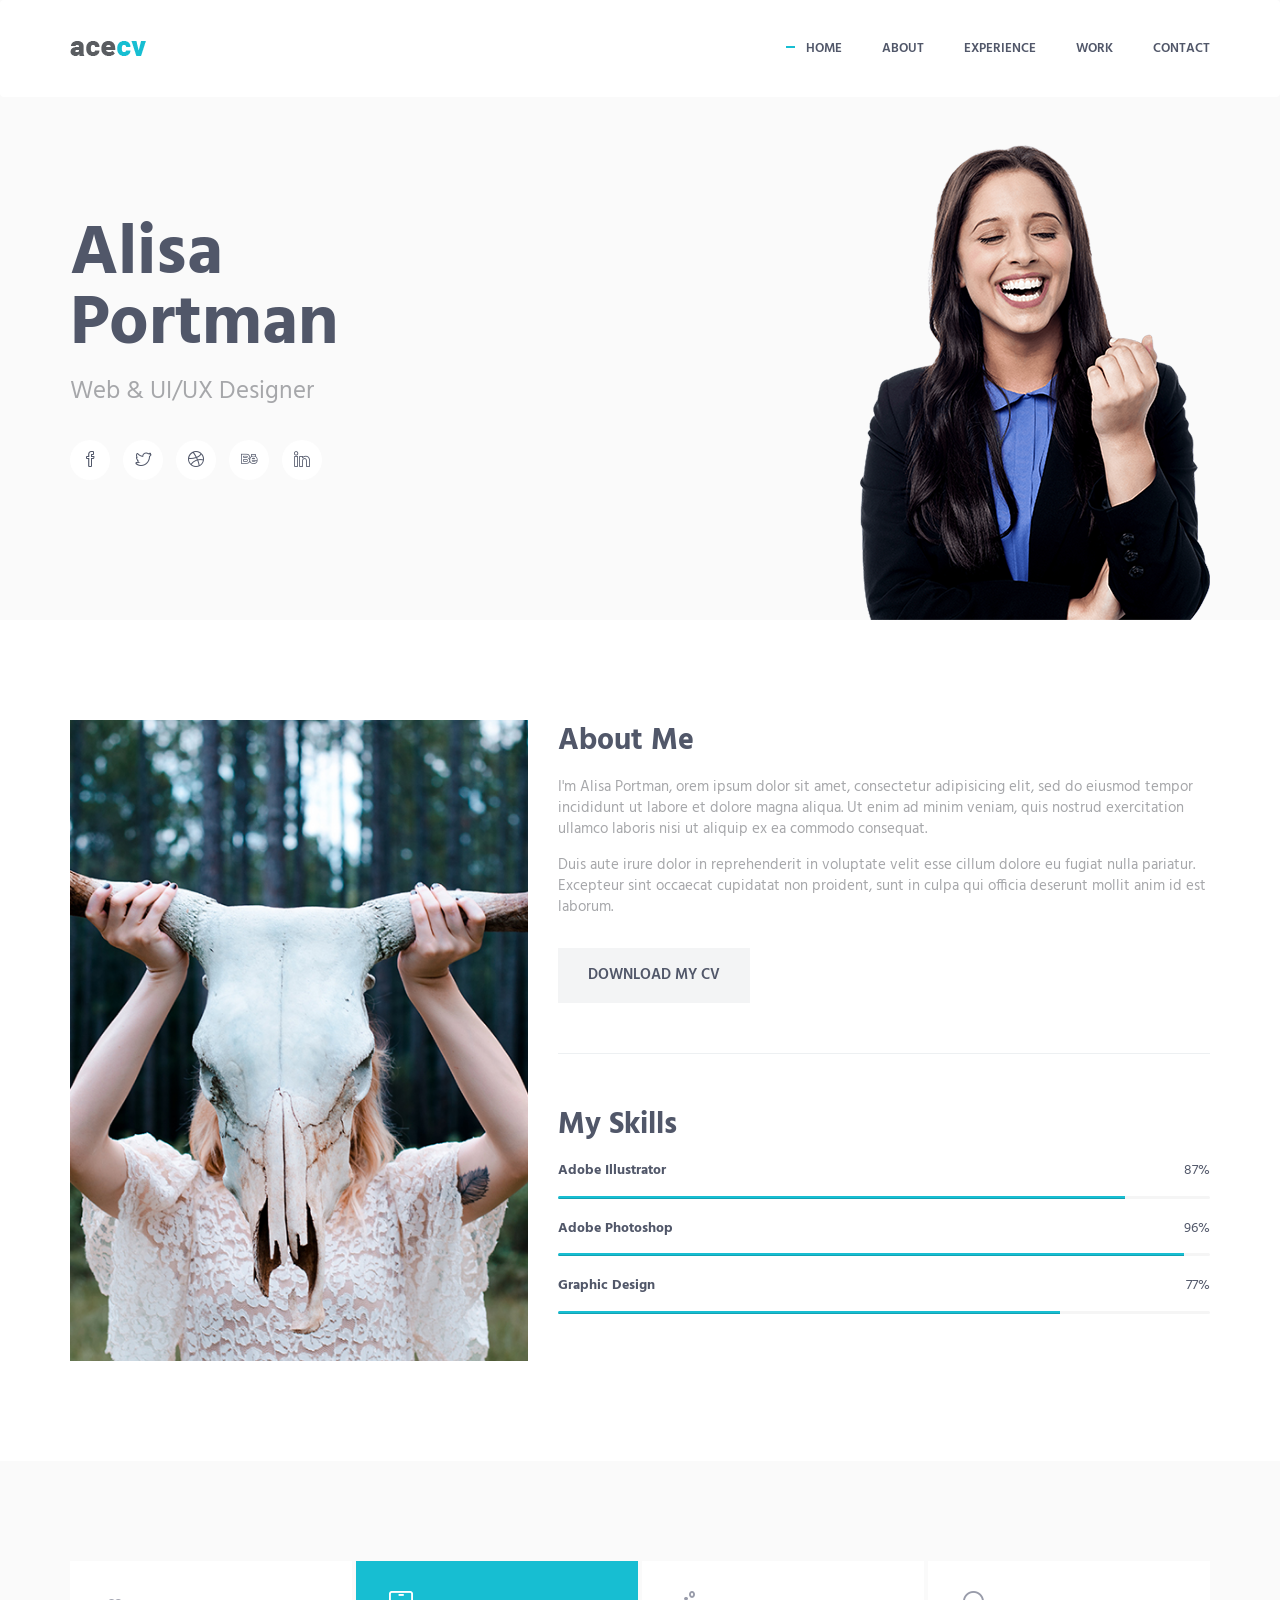
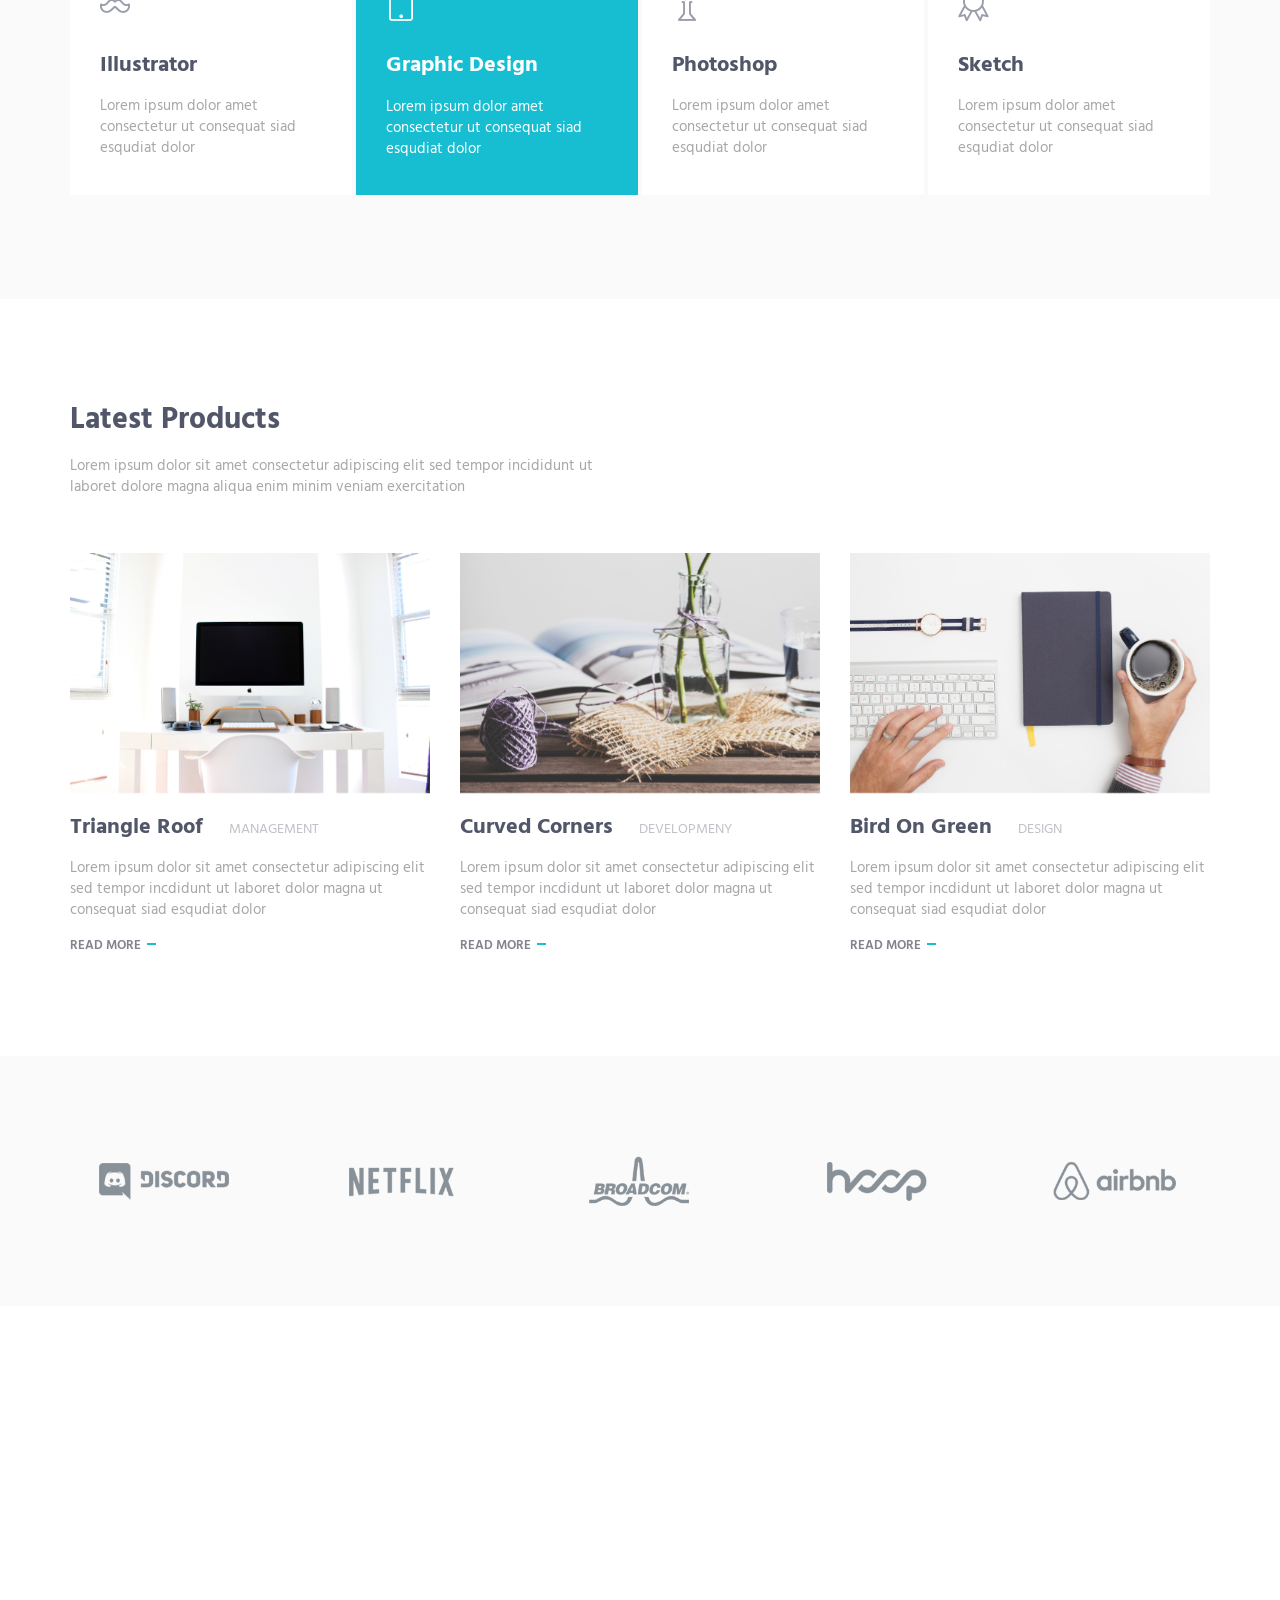
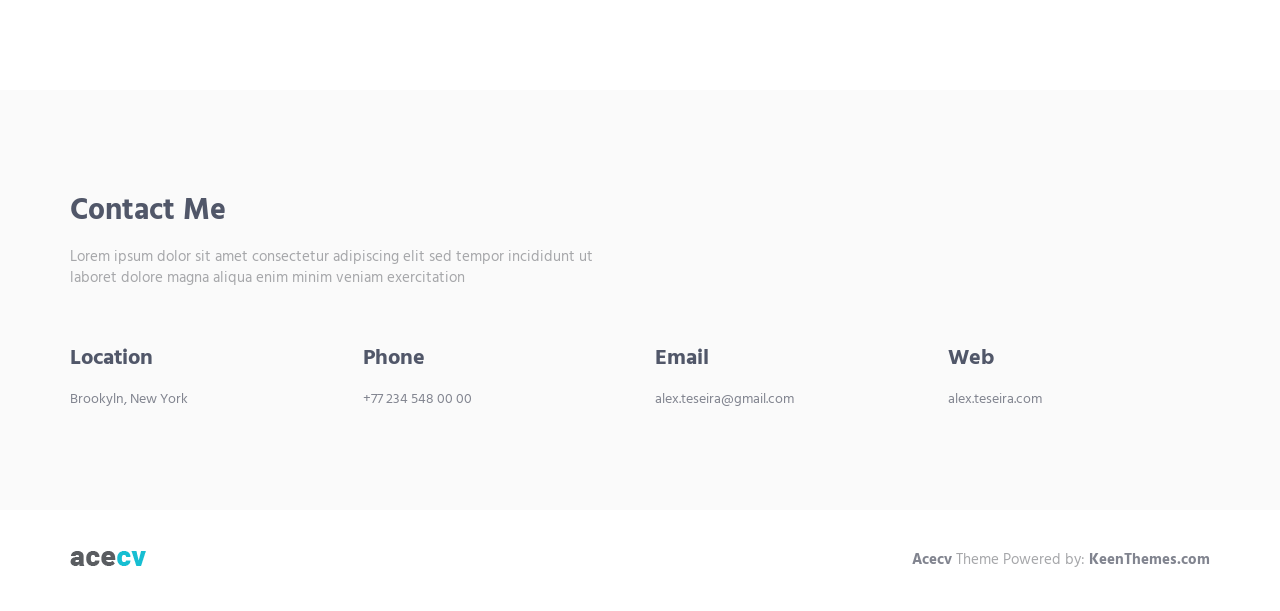
<file: HTML/index.html>
<!DOCTYPE html>
<!-- ==============================
    Project:        Metronic "Acecv" Frontend Freebie - Responsive HTML Template Based On Twitter Bootstrap 3.3.4
    Version:        1.0
    Author:         KeenThemes
    Primary use:    Corporate, Business Themes.
    Email:          support@keenthemes.com
    Follow:         http://www.twitter.com/keenthemes
    Like:           http://www.facebook.com/keenthemes
    Website:        http://www.keenthemes.com
    Premium:        Premium Metronic Admin Theme: http://themeforest.net/item/metronic-responsive-admin-dashboard-template/4021469?ref=keenthemes
================================== -->
<html lang="en" class="no-js">
    <!-- BEGIN HEAD -->
    <head>
        <meta charset="utf-8"/>
        <title>Metronic "Acecv" Frontend Freebie</title>
        <meta http-equiv="X-UA-Compatible" content="IE=edge">
        <meta content="width=device-width, initial-scale=1" name="viewport"/>
        <meta content="" name="description"/>
        <meta content="" name="author"/>

        <!-- GLOBAL MANDATORY STYLES -->
        <link href="http://fonts.googleapis.com/css?family=Hind:300,400,500,600,700" rel="stylesheet" type="text/css">
        <link href="vendor/simple-line-icons/css/simple-line-icons.css" rel="stylesheet" type="text/css"/>
        <link href="vendor/bootstrap/css/bootstrap.min.css" rel="stylesheet" type="text/css"/>

        <!-- PAGE LEVEL PLUGIN STYLES -->
        <link href="css/animate.css" rel="stylesheet">
        <link href="vendor/swiper/css/swiper.min.css" rel="stylesheet" type="text/css"/>

        <!-- THEME STYLES -->
        <link href="css/layout.min.css" rel="stylesheet" type="text/css"/>

        <!-- Favicon -->
        <link rel="shortcut icon" href="favicon.ico"/>
    </head>
    <!-- END HEAD -->

    <!-- BODY -->
    <body id="body" data-spy="scroll" data-target=".header">

        <!--========== HEADER ==========-->
        <header class="header navbar-fixed-top">
            <!-- Navbar -->
            <nav class="navbar" role="navigation">
                <div class="container">
                    <!-- Brand and toggle get grouped for better mobile display -->
                    <div class="menu-container js_nav-item">
                        <button type="button" class="navbar-toggle" data-toggle="collapse" data-target=".nav-collapse">
                            <span class="sr-only">Toggle navigation</span>
                            <span class="toggle-icon"></span>
                        </button>

                        <!-- Logo -->
                        <div class="logo">
                            <a class="logo-wrap" href="#body">
                                <img class="logo-img" src="img/logo.png" alt="Asentus Logo">
                            </a>
                        </div>
                        <!-- End Logo -->
                    </div>

                    <!-- Collect the nav links, forms, and other content for toggling -->
                    <div class="collapse navbar-collapse nav-collapse">
                        <div class="menu-container">
                            <ul class="nav navbar-nav navbar-nav-right">
                                <li class="js_nav-item nav-item"><a class="nav-item-child nav-item-hover" href="#body">Home</a></li>
                                <li class="js_nav-item nav-item"><a class="nav-item-child nav-item-hover" href="#about">About</a></li>
                                <li class="js_nav-item nav-item"><a class="nav-item-child nav-item-hover" href="#experience">Experience</a></li>
                                <li class="js_nav-item nav-item"><a class="nav-item-child nav-item-hover" href="#work">Work</a></li>
                                <li class="js_nav-item nav-item"><a class="nav-item-child nav-item-hover" href="#contact">Contact</a></li>
                            </ul>
                        </div>
                    </div>
                    <!-- End Navbar Collapse -->
                </div>
            </nav>
            <!-- Navbar -->
        </header>
        <!--========== END HEADER ==========-->

        <!--========== SLIDER ==========-->
        <div class="promo-block">
            <div class="container">
                <div class="row">
                    <div class="col-sm-6 sm-margin-b-60">
                        <div class="margin-b-30">
                            <h1 class="promo-block-title">Alisa <br/> Portman</h1>
                            <p class="promo-block-text">Web &amp; UI/UX Designer</p>
                        </div>
                        <ul class="list-inline">
                            <li><a href="#" class="social-icons"><i class="icon-social-facebook"></i></a></li>
                            <li><a href="#" class="social-icons"><i class="icon-social-twitter"></i></a></li>
                            <li><a href="#" class="social-icons"><i class="icon-social-dribbble"></i></a></li>
                            <li><a href="#" class="social-icons"><i class="icon-social-behance"></i></a></li>
                            <li><a href="#" class="social-icons"><i class="icon-social-linkedin"></i></a></li>
                        </ul>
                    </div>
                    <div class="col-sm-6">
                        <div class="promo-block-img-wrap">
                            <img class="promo-block-img img-responsive" src="img/mockup/avatar-01.png" align="Avatar">
                        </div>
                    </div>
                </div>
                <!--// end row -->
            </div>
        </div>
        <!--========== SLIDER ==========-->

        <!--========== PAGE LAYOUT ==========-->
        <!-- About -->
        <div id="about">
            <div class="container content-lg">
                <div class="row">
                    <div class="col-sm-5 sm-margin-b-60">
                        <img class="full-width img-responsive" src="img/500x700/01.jpg" alt="Image">
                    </div>
                    <div class="col-sm-7">
                        <div class="section-seperator margin-b-50">
                            <div class="margin-b-50">
                                <div class="margin-b-30">
                                    <h2>About Me</h2>
                                    <p>I'm Alisa Portman, orem ipsum dolor sit amet, consectetur adipisicing elit, sed do eiusmod tempor incididunt ut labore et dolore magna aliqua. Ut enim ad minim veniam, quis nostrud exercitation ullamco laboris nisi ut aliquip ex ea commodo consequat.</p>
                                    <p>Duis aute irure dolor in reprehenderit in voluptate velit esse cillum dolore eu fugiat nulla pariatur. Excepteur sint occaecat cupidatat non proident, sunt in culpa qui officia deserunt mollit anim id est laborum.</p>
                                </div>
                                <a href="#" class="btn-theme btn-theme-md btn-default-bg text-uppercase">Download my CV</a>
                            </div>
                        </div>

                        <h2>My Skills</h2>
                        <!-- Progress Box -->
                        <div class="progress-box">
                            <h5>Adobe Illustrator <span class="color-heading pull-right">87%</span></h5>
                            <div class="progress">
                                <div class="progress-bar bg-color-base" role="progressbar" data-width="87"></div>
                            </div>
                        </div>
                        <div class="progress-box">
                            <h5>Adobe Photoshop <span class="color-heading pull-right">96%</span></h5>
                            <div class="progress">
                                <div class="progress-bar bg-color-base" role="progressbar" data-width="96"></div>
                            </div>
                        </div>
                        <div class="progress-box">
                            <h5>Graphic Design <span class="color-heading pull-right">77%</span></h5>
                            <div class="progress">
                                <div class="progress-bar bg-color-base" role="progressbar" data-width="77"></div>
                            </div>
                        </div>
                        <!-- End Progress Box -->
                    </div>
                </div>
                <!--// end row -->
            </div>
        </div>
        <!-- End About -->

        <!-- Experience -->
        <div id="experience">
            <div class="bg-color-sky-light" data-auto-height="true">
                <div class="container content-lg">
                    <div class="row row-space-2 margin-b-4">
                        <div class="col-md-3 col-sm-6 md-margin-b-4">
                            <div class="service" data-height="height">
                                <div class="service-element">
                                    <i class="service-icon icon-mustache"></i>
                                </div>
                                <div class="service-info">
                                    <h3>Illustrator</h3>
                                    <p class="margin-b-5">Lorem ipsum dolor amet consectetur ut consequat siad esqudiat dolor</p>
                                </div>
                                <a href="#" class="content-wrapper-link"></a>    
                            </div>
                        </div>
                        <div class="col-md-3 col-sm-6 md-margin-b-4">
                            <div class="service bg-color-base wow zoomIn" data-height="height" data-wow-duration=".3" data-wow-delay=".1s">
                                <div class="service-element">
                                    <i class="service-icon color-white icon-screen-tablet"></i>
                                </div>
                                <div class="service-info">
                                    <h3 class="color-white">Graphic Design</h3>
                                    <p class="color-white margin-b-5">Lorem ipsum dolor amet consectetur ut consequat siad esqudiat dolor</p>
                                </div>
                                <a href="#" class="content-wrapper-link"></a>    
                            </div>
                        </div>
                        <div class="col-md-3 col-sm-6 sm-margin-b-4">
                            <div class="service" data-height="height">
                                <div class="service-element">
                                    <i class="service-icon icon-chemistry"></i>
                                </div>
                                <div class="service-info">
                                    <h3>Photoshop</h3>
                                    <p class="margin-b-5">Lorem ipsum dolor amet consectetur ut consequat siad esqudiat dolor</p>
                                </div>
                                <a href="#" class="content-wrapper-link"></a>    
                            </div>
                        </div>
                        <div class="col-md-3 col-sm-6">
                            <div class="service" data-height="height">
                                <div class="service-element">
                                    <i class="service-icon icon-badge"></i>
                                </div>
                                <div class="service-info">
                                    <h3>Sketch</h3>
                                    <p class="margin-b-5">Lorem ipsum dolor amet consectetur ut consequat siad esqudiat dolor</p>
                                </div>
                                <a href="#" class="content-wrapper-link"></a>    
                            </div>
                        </div>
                    </div>
                    <!--// end row -->
                </div>
            </div>
        </div>
        <!-- End Experience -->

        <!-- Work -->
        <div id="work">
            <div class="container content-lg">
                <div class="row margin-b-40">
                    <div class="col-sm-6">
                        <h2>Latest Products</h2>
                        <p>Lorem ipsum dolor sit amet consectetur adipiscing elit sed tempor incididunt ut laboret dolore magna aliqua enim minim veniam exercitation</p>
                    </div>
                </div>
                <!--// end row -->

                <div class="row">
                    <!-- Latest Products -->
                    <div class="col-sm-4 sm-margin-b-50">
                        <div class="margin-b-20">
                            <div class="wow zoomIn" data-wow-duration=".3" data-wow-delay=".1s">
                                <img class="img-responsive" src="img/970x647/01.jpg" alt="Latest Products Image">
                            </div>
                        </div>
                        <h4><a href="#">Triangle Roof</a> <span class="text-uppercase margin-l-20">Management</span></h4>
                        <p>Lorem ipsum dolor sit amet consectetur adipiscing elit sed tempor incdidunt ut laboret dolor magna ut consequat siad esqudiat dolor</p>
                        <a class="link" href="#">Read More</a>
                    </div>
                    <!-- End Latest Products -->

                    <!-- Latest Products -->
                    <div class="col-sm-4 sm-margin-b-50">
                        <div class="margin-b-20">
                            <div class="wow zoomIn" data-wow-duration=".3" data-wow-delay=".1s">
                                <img class="img-responsive" src="img/970x647/02.jpg" alt="Latest Products Image">
                            </div>
                        </div>
                        <h4><a href="#">Curved Corners</a> <span class="text-uppercase margin-l-20">Developmeny</span></h4>
                        <p>Lorem ipsum dolor sit amet consectetur adipiscing elit sed tempor incdidunt ut laboret dolor magna ut consequat siad esqudiat dolor</p>
                        <a class="link" href="#">Read More</a>
                    </div>
                    <!-- End Latest Products -->

                    <!-- Latest Products -->
                    <div class="col-sm-4 sm-margin-b-50">
                        <div class="margin-b-20">
                            <div class="wow zoomIn" data-wow-duration=".3" data-wow-delay=".1s">
                                <img class="img-responsive" src="img/970x647/03.jpg" alt="Latest Products Image">
                            </div>
                        </div>
                        <h4><a href="#">Bird On Green</a> <span class="text-uppercase margin-l-20">Design</span></h4>
                        <p>Lorem ipsum dolor sit amet consectetur adipiscing elit sed tempor incdidunt ut laboret dolor magna ut consequat siad esqudiat dolor</p>
                        <a class="link" href="#">Read More</a>
                    </div>
                    <!-- End Latest Products -->
                </div>
                <!--// end row -->
            </div>
        </div>
        <!-- End Work -->

        <!-- Clients -->
        <div class="bg-color-sky-light">
            <div class="content-lg container">
                <!-- Swiper Clients -->
                <div class="swiper-slider swiper-clients">
                    <!-- Swiper Wrapper -->
                    <div class="swiper-wrapper">
                        <div class="swiper-slide">
                            <img class="swiper-clients-img" src="img/clients/01.png" alt="Clients Logo">
                        </div>
                        <div class="swiper-slide">
                            <img class="swiper-clients-img" src="img/clients/02.png" alt="Clients Logo">
                        </div>
                        <div class="swiper-slide">
                            <img class="swiper-clients-img" src="img/clients/03.png" alt="Clients Logo">
                        </div>
                        <div class="swiper-slide">
                            <img class="swiper-clients-img" src="img/clients/04.png" alt="Clients Logo">
                        </div>
                        <div class="swiper-slide">
                            <img class="swiper-clients-img" src="img/clients/05.png" alt="Clients Logo">
                        </div>
                        <div class="swiper-slide">
                            <img class="swiper-clients-img" src="img/clients/06.png" alt="Clients Logo">
                        </div>
                    </div>
                    <!-- End Swiper Wrapper -->
                </div>
                <!-- End Swiper Clients -->
            </div>
        </div>
        <!-- End Clients -->

        <!-- Promo Banner -->
        <div class="promo-banner parallax-window" data-parallax="scroll" data-image-src="img/1920x1080/01.jpg">
            <div class="container-sm content-lg">
                <h2 class="promo-banner-title">Displaying the Result</h2>
                <p class="promo-banner-text">Lorem ipsum dolor sit amet, consectetur adipisicing elit, sed do eiusmod tempor incididunt ut labore et dolore magna aliqua. Ut enim ad minim veniam, quis nostrud exercitation ullamco laboris nisi ut aliquip ex ea commodo.</p>
            </div>
        </div>
        <!-- End Promo Banner -->
            
        <!-- Contact -->
        <div id="contact">
            <div class="bg-color-sky-light">
                <div class="container content-lg">
                    <div class="row margin-b-40">
                        <div class="col-sm-6">
                           <h2>Contact Me</h2>
                            <p>Lorem ipsum dolor sit amet consectetur adipiscing elit sed tempor incididunt ut laboret dolore magna aliqua enim minim veniam exercitation</p>
                        </div>
                    </div>
                    <!--// end row -->

                    <div class="row">
                        <div class="col-md-3 col-xs-6 md-margin-b-30">
                            <h4>Location</h4>
                            <a href="#">Brookyln, New York</a>
                        </div>
                        <div class="col-md-3 col-xs-6 md-margin-b-30">
                            <h4>Phone</h4>
                            <a href="#">+77 234 548 00 00</a>
                        </div>
                        <div class="col-md-3 col-xs-6">
                            <h4>Email</h4>
                            <a href="mailto:#">alex.teseira@gmail.com</a>
                        </div>
                        <div class="col-md-3 col-xs-6">
                            <h4>Web</h4>
                            <a href="#">alex.teseira.com</a>
                        </div>
                    </div>
                    <!--// end row -->
                </div>
            </div>
        </div>
        <!-- End Contact -->
        <!--========== END PAGE LAYOUT ==========-->

        <!--========== FOOTER ==========-->
        <footer class="footer">
            <div class="content container">
                <div class="row">
                    <div class="col-xs-6">
                        <img class="footer-logo" src="img/logo.png" alt="Acecv Logo">
                    </div>
                    <div class="col-xs-6 text-right sm-text-left">
                        <p class="margin-b-0"><a class="fweight-700" href="http://keenthemes.com/preview/acecv/">Acecv</a> Theme Powered by: <a class="fweight-700" href="http://www.keenthemes.com/">KeenThemes.com</a></p>
                    </div>
                </div>
                <!--// end row -->
            </div>
        </footer>
        <!--========== END FOOTER ==========-->

        <!-- Back To Top -->
        <a href="javascript:void(0);" class="js-back-to-top back-to-top">Top</a>

        <!-- JAVASCRIPTS(Load javascripts at bottom, this will reduce page load time) -->
        <!-- CORE PLUGINS -->
        <script src="vendor/jquery.min.js" type="text/javascript"></script>
        <script src="vendor/jquery-migrate.min.js" type="text/javascript"></script>
        <script src="vendor/bootstrap/js/bootstrap.min.js" type="text/javascript"></script>

        <!-- PAGE LEVEL PLUGINS -->
        <script src="vendor/jquery.easing.js" type="text/javascript"></script>
        <script src="vendor/jquery.back-to-top.js" type="text/javascript"></script>
        <script src="vendor/jquery.smooth-scroll.js" type="text/javascript"></script>
        <script src="vendor/jquery.wow.min.js" type="text/javascript"></script>
        <script src="vendor/jquery.parallax.min.js" type="text/javascript"></script>
        <script src="vendor/jquery.appear.js" type="text/javascript"></script>
        <script src="vendor/swiper/js/swiper.jquery.min.js" type="text/javascript"></script>

        <!-- PAGE LEVEL SCRIPTS -->
        <script src="js/layout.min.js" type="text/javascript"></script>
        <script src="js/components/progress-bar.min.js" type="text/javascript"></script>
        <script src="js/components/swiper.min.js" type="text/javascript"></script>
        <script src="js/components/wow.min.js" type="text/javascript"></script>

    </body>
    <!-- END BODY -->
</html>
</file>
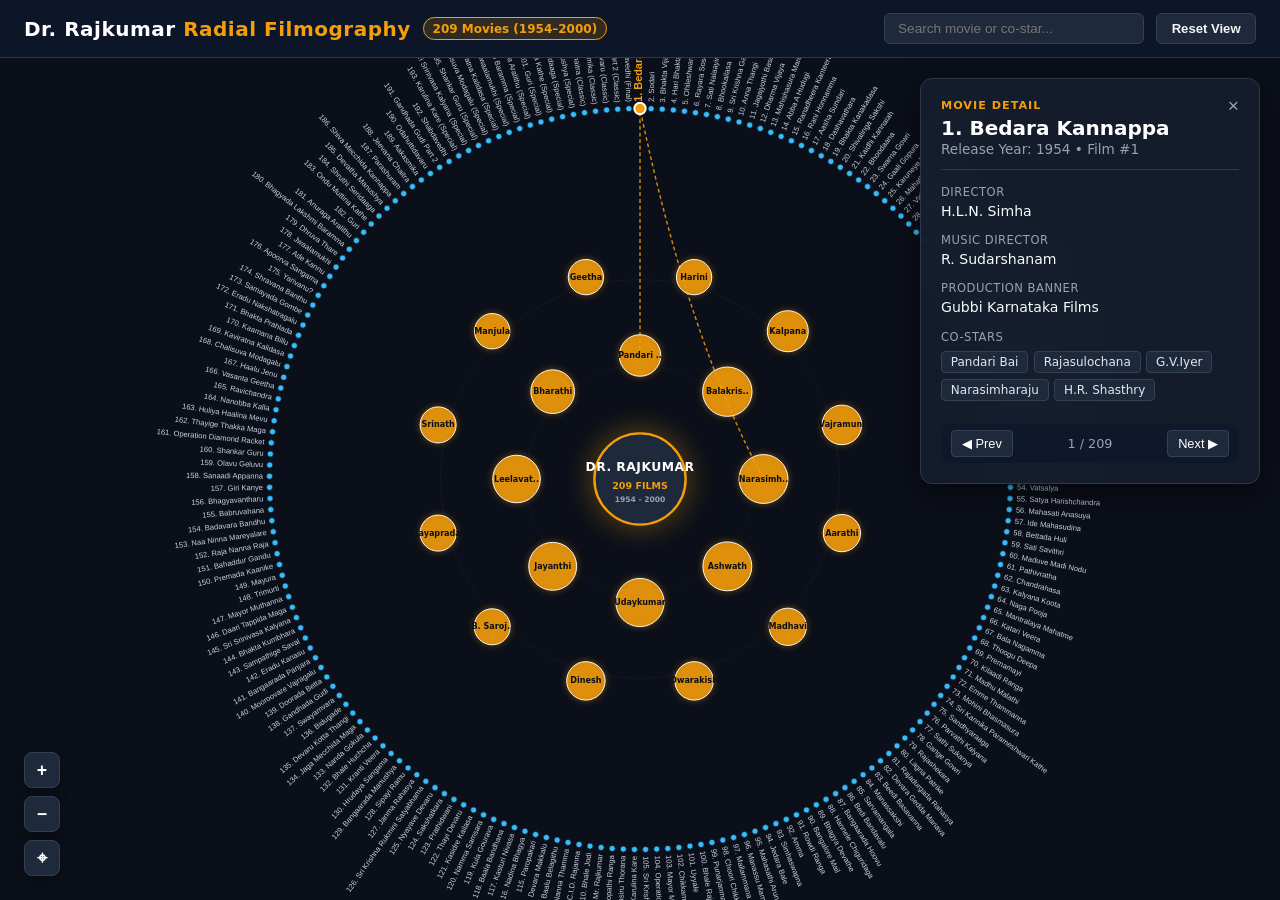
<file: rajkumar/index.html>
<!DOCTYPE html>
<html lang="en">
<head>
<meta charset="UTF-8">
<meta name="viewport" content="width=device-width, initial-scale=1.0">
<title>Dr. Rajkumar - 209 Movies Interactive Radial Filmography</title>
<style>
  :root {
    --bg-color: #0b0f19;
    --card-bg: #161e2e;
    --card-border: #2e384d;
    --gold: #f59e0b;
    --gold-glow: rgba(245, 158, 11, 0.45);
    --cyan: #06b6d4;
    --cyan-glow: rgba(6, 182, 212, 0.45);
    --text-main: #f3f4f6;
    --text-muted: #94a3b8;
    --movie-node: #38bdf8;
    --line-color: rgba(245, 158, 11, 0.55);
  }

  * { box-sizing: border-box; margin: 0; padding: 0; }
  body {
    background-color: var(--bg-color);
    color: var(--text-main);
    font-family: 'Segoe UI', system-ui, -apple-system, BlinkMacSystemFont, Roboto, sans-serif;
    overflow: hidden;
    height: 100vh;
    display: flex;
    flex-direction: column;
  }

  header {
    height: 58px;
    background: rgba(15, 23, 42, 0.92);
    backdrop-filter: blur(10px);
    border-bottom: 1px solid var(--card-border);
    display: flex;
    align-items: center;
    justify-content: space-between;
    padding: 0 1.5rem;
    z-index: 100;
  }

  .brand { display: flex; align-items: center; gap: 0.75rem; }
  .brand-title { font-size: 1.25rem; font-weight: 700; color: #fff; letter-spacing: 0.5px; }
  .brand-title span { color: var(--gold); }
  .badge {
    background: rgba(245, 158, 11, 0.15);
    border: 1px solid var(--gold);
    color: var(--gold);
    font-size: 0.75rem;
    padding: 0.2rem 0.55rem;
    border-radius: 9999px;
    font-weight: 600;
  }

  .header-actions { display: flex; gap: 0.75rem; align-items: center; }
  .search-box {
    position: relative;
    width: 260px;
  }
  .search-box input {
    width: 100%;
    background: #1e293b;
    border: 1px solid #334155;
    color: #fff;
    padding: 0.45rem 0.8rem;
    border-radius: 6px;
    font-size: 0.85rem;
    outline: none;
    transition: all 0.2s;
  }
  .search-box input:focus {
    border-color: var(--cyan);
    box-shadow: 0 0 0 2px rgba(6, 182, 212, 0.2);
  }

  .btn {
    background: #1e293b;
    border: 1px solid #334155;
    color: var(--text-main);
    padding: 0.45rem 0.9rem;
    border-radius: 6px;
    cursor: pointer;
    font-size: 0.82rem;
    font-weight: 600;
    transition: all 0.2s;
  }
  .btn:hover { background: #334155; border-color: var(--cyan); }

  #workspace {
    flex: 1;
    position: relative;
    display: flex;
    overflow: hidden;
  }

  #canvas-container {
    flex: 1;
    height: 100%;
    position: relative;
    cursor: grab;
  }
  #canvas-container:active { cursor: grabbing; }

  svg { width: 100%; height: 100%; display: block; }

  /* Info Side Panel */
  #detail-panel {
    position: absolute;
    right: 20px;
    top: 20px;
    width: 340px;
    max-height: calc(100% - 40px);
    background: rgba(22, 30, 46, 0.94);
    border: 1px solid var(--card-border);
    backdrop-filter: blur(12px);
    border-radius: 12px;
    padding: 1.25rem;
    box-shadow: 0 10px 30px rgba(0,0,0,0.5);
    z-index: 50;
    overflow-y: auto;
    display: flex;
    flex-direction: column;
    gap: 0.9rem;
    transition: transform 0.3s ease, opacity 0.3s ease;
  }
  #detail-panel.hidden {
    transform: translateX(380px);
    opacity: 0;
    pointer-events: none;
  }

  .panel-header {
    border-bottom: 1px solid var(--card-border);
    padding-bottom: 0.75rem;
    position: relative;
  }
  .panel-close {
    position: absolute;
    right: 0;
    top: -4px;
    cursor: pointer;
    background: none;
    border: none;
    color: var(--text-muted);
    font-size: 1.2rem;
  }
  .panel-close:hover { color: #fff; }
  .panel-type {
    font-size: 0.7rem;
    text-transform: uppercase;
    letter-spacing: 1px;
    color: var(--gold);
    font-weight: 700;
  }
  .panel-title {
    font-size: 1.25rem;
    font-weight: 700;
    color: #fff;
    margin-top: 0.2rem;
    line-height: 1.3;
  }
  .panel-subtitle { font-size: 0.85rem; color: var(--text-muted); }

  .meta-row { display: flex; flex-direction: column; gap: 0.25rem; }
  .meta-label { font-size: 0.72rem; text-transform: uppercase; color: var(--text-muted); letter-spacing: 0.5px; }
  .meta-val { font-size: 0.88rem; color: #f8fafc; font-weight: 500; }
  .tag-cloud { display: flex; flex-wrap: wrap; gap: 0.35rem; margin-top: 0.2rem; }
  .tag {
    background: #1e293b;
    border: 1px solid #334155;
    padding: 0.2rem 0.55rem;
    border-radius: 4px;
    font-size: 0.75rem;
    color: #e2e8f0;
    cursor: pointer;
    transition: all 0.2s;
  }
  .tag:hover {
    background: var(--gold);
    color: #0b0f19;
    font-weight: 600;
    border-color: var(--gold);
  }

  /* Nav Controls */
  .movie-navigator {
    display: flex;
    align-items: center;
    justify-content: space-between;
    background: #0f172a;
    border-radius: 8px;
    padding: 0.4rem 0.6rem;
    margin-top: 0.5rem;
  }
  .nav-btn {
    background: #1e293b;
    border: 1px solid #334155;
    color: #fff;
    padding: 0.3rem 0.65rem;
    border-radius: 4px;
    cursor: pointer;
    font-size: 0.8rem;
  }
  .nav-btn:hover { background: #334155; }

  /* Interactive SVG Styling */
  .center-core {
    fill: #1e293b;
    stroke: var(--gold);
    stroke-width: 2.5px;
    filter: drop-shadow(0 0 16px rgba(245, 158, 11, 0.4));
  }
  .center-label {
    fill: #fff;
    font-weight: 700;
    text-anchor: middle;
    font-size: 13px;
    letter-spacing: 0.5px;
  }
  .center-sub {
    fill: var(--gold);
    font-size: 10px;
    text-anchor: middle;
    font-weight: 600;
  }

  .movie-node {
    cursor: pointer;
    transition: transform 0.15s ease, opacity 0.2s;
  }
  .movie-node circle {
    fill: var(--movie-node);
    stroke: #0f172a;
    stroke-width: 0.75px;
    transition: r 0.15s, fill 0.15s;
  }
  .movie-node text {
    fill: #cbd5e1;
    font-size: 8px;
    font-family: sans-serif;
    user-select: none;
    transition: fill 0.15s, font-size 0.15s;
  }
  .movie-node:hover text {
    fill: #38bdf8;
    font-weight: 700;
    font-size: 10.5px;
  }
  .movie-node:hover circle {
    fill: #fff;
    r: 5px;
    stroke: #38bdf8;
    stroke-width: 2px;
  }

  .costar-node {
    cursor: pointer;
    transition: all 0.2s;
  }
  .costar-node circle {
    fill: rgba(245, 158, 11, 0.85);
    stroke: #fff;
    stroke-width: 1px;
    filter: drop-shadow(0 0 4px var(--gold-glow));
    transition: transform 0.2s, fill 0.2s, stroke-width 0.2s;
  }
  .costar-node text {
    fill: #0b0f19;
    font-weight: 700;
    text-anchor: middle;
    dominant-baseline: central;
    font-size: 8.5px;
    pointer-events: none;
  }
  .costar-node:hover circle {
    fill: #38bdf8;
    stroke: #fff;
    stroke-width: 2px;
    filter: drop-shadow(0 0 10px rgba(56, 189, 248, 0.8));
  }

  .conn-line {
    fill: none;
    stroke: var(--gold);
    stroke-width: 1.5px;
    stroke-dasharray: 4, 3;
    animation: flow 1s linear infinite;
    opacity: 0.85;
  }
  @keyframes flow {
    from { stroke-dashoffset: 14; }
    to { stroke-dashoffset: 0; }
  }

  .movie-node.active text {
    fill: #f59e0b !important;
    font-size: 11.5px !important;
    font-weight: 800 !important;
  }
  .movie-node.active circle {
    fill: #f59e0b !important;
    r: 6px !important;
    stroke: #fff !important;
    stroke-width: 2px !important;
  }

  .movie-node.dimmed { opacity: 0.18; }
  .costar-node.dimmed { opacity: 0.2; }

  /* Controls Overlay */
  .zoom-controls {
    position: absolute;
    bottom: 24px;
    left: 24px;
    display: flex;
    flex-direction: column;
    gap: 8px;
    z-index: 40;
  }
  .zoom-btn {
    width: 36px;
    height: 36px;
    background: #1e293b;
    border: 1px solid #334155;
    color: #fff;
    border-radius: 8px;
    font-size: 1.1rem;
    font-weight: 700;
    display: flex;
    align-items: center;
    justify-content: center;
    cursor: pointer;
    box-shadow: 0 4px 12px rgba(0,0,0,0.3);
  }
  .zoom-btn:hover { background: #334155; border-color: var(--cyan); }
</style>
</head>
<body>

<header>
  <div class="brand">
    <div class="brand-title">Dr. Rajkumar <span>Radial Filmography</span></div>
    <div class="badge">209 Movies (1954–2000)</div>
  </div>
  <div class="header-actions">
    <div class="search-box">
      <input type="text" id="searchInput" placeholder="Search movie or co-star..." autocomplete="off">
    </div>
    <button class="btn" id="btnReset">Reset View</button>
  </div>
</header>

<div id="workspace">
  <div id="canvas-container">
    <svg id="radialSvg">
      <g id="scene">
        <g id="guide-rings"></g>
        <g id="connections"></g>
        <g id="co-stars-layer"></g>
        <g id="movies-layer"></g>
        <g id="center-hub">
          <circle class="center-core" cx="0" cy="0" r="48"></circle>
          <text class="center-label" x="0" y="-8">DR. RAJKUMAR</text>
          <text class="center-sub" x="0" y="10">209 FILMS</text>
          <text class="center-sub" x="0" y="24" style="fill:#94a3b8; font-size:8px;">1954 - 2000</text>
        </g>
      </g>
    </svg>
  </div>

  <div class="zoom-controls">
    <button class="zoom-btn" id="btnZoomIn" title="Zoom In">+</button>
    <button class="zoom-btn" id="btnZoomOut" title="Zoom Out">−</button>
    <button class="zoom-btn" id="btnRecenter" title="Fit to Screen">⌖</button>
  </div>

  <!-- Detail Information Card -->
  <div id="detail-panel" class="hidden">
    <div class="panel-header">
      <button class="panel-close" id="panelCloseBtn">&times;</button>
      <div class="panel-type" id="panelType">Movie Detail</div>
      <div class="panel-title" id="panelTitle">Bedara Kannappa</div>
      <div class="panel-subtitle" id="panelSubtitle">1954 • Film #1</div>
    </div>
    
    <div class="meta-row" id="directorRow">
      <span class="meta-label">Director</span>
      <span class="meta-val" id="panelDirector">H.L.N. Simha</span>
    </div>

    <div class="meta-row" id="musicRow">
      <span class="meta-label">Music Director</span>
      <span class="meta-val" id="panelMusic">R. Sudarshanam</span>
    </div>

    <div class="meta-row" id="bannerRow">
      <span class="meta-label">Production Banner</span>
      <span class="meta-val" id="panelBanner">Gubbi Karnataka Films</span>
    </div>

    <div class="meta-row">
      <span class="meta-label" id="panelListHeader">Co-Stars</span>
      <div class="tag-cloud" id="panelTags"></div>
    </div>

    <div class="movie-navigator" id="movieNav">
      <button class="nav-btn" id="btnPrevMovie">◀ Prev</button>
      <span style="font-size: 0.8rem; color: #94a3b8;" id="navIdx">1 / 209</span>
      <button class="nav-btn" id="btnNextMovie">Next ▶</button>
    </div>
  </div>
</div>

<script>
// Complete Movies Dataset extracted from Master Data
const RAW_MOVIES = [
  {"i":1,"t":"Bedara Kannappa","y":"1954","d":"H.L.N. Simha","m":"R. Sudarshanam","b":"Gubbi Karnataka Films","c":["Pandari Bai","Rajasulochana","G.V.Iyer","Narasimharaju","H.R. Shasthry"]},
  {"i":2,"t":"Sodari","y":"1955","d":"T.V. Singh Tagore","m":"Padmanabhashasthri, G. K. Venkatesh, P. Srinivas Iyengar","b":"Viswa Kala Chitra","c":["Pandari Bai","Jayasri","Raghavendrarao","G.V.Iyer","K S. Ashwath","Sandhya","N.S. Krishnan","Kowshik","Vidya"]},
  {"i":3,"t":"Bhakta Vijaya","y":"1956","d":"Aaruru Pattabhi","m":"Shyam-Aathmanath","b":"Jaganath Productions","c":["Mynavathi","Pandari Bai"]},
  {"i":4,"t":"Hari Bhakta","y":"1956","d":"T.V. Singh Tagore","m":"G. K. Venkatesh","b":"Viswa Kala Chitra","c":["Pandari Bai","Mynavathi","Narasimharaju","J.V. Iyer","HR Shastry"]},
  {"i":5,"t":"Ohileshwara","y":"1956","d":"T.V. Singh Tagore","m":"G. K. Venkatesh","b":"Sri Sahitya Samrajya Nataka Mandali","c":["Kalyan Kumar","Narasimharaju","H.R. Shahstri","Pandari Bai","Sriranjini","J.V. Iyer","Meenakshi"]},
  {"i":6,"t":"Rayara Sose","y":"1957","d":"R. Ramamurthy, K.S. Murthy","m":"R. Diwakar","b":"Sri Panduranga Productions","c":["Pandari Bai","Kalyan Kumar","Mynavathi"]},
  {"i":7,"t":"Sati Nalaayini","y":"1957","d":"T.R.S. Gopu","m":"Padmanabha Shastry","b":"Kamadhenu Films","c":["Pandari Bai"]},
  {"i":8,"t":"Bhookailasa","y":"1958","d":"Hunsur Krishnamurthy","m":"R. Sudarshanam","b":"AVM Productions","c":["Sidhia Swamy","Suryakala","Revathi","Narasimharaju."]},
  {"i":9,"t":"Sri Krishna Gaarudi","y":"1958","d":"K. Shankar","m":"Pendyala Nageshwara Rao","b":"Nandi Pictures","c":["Kalyan Kumar","Jamuna","B. Saroja Devi","Ashwath."]},
  {"i":10,"t":"Anna Thangi","y":"1958","d":"Ku.Ra.C. Shastri","m":"G. K. Venkatesh","b":"Girija Productions","c":["Saroja Devi","Balakrishna","Eshwarappa","Jayamma","Vidhya","Ashwath","Narasimharaju."]},
  {"i":11,"t":"Jagajyothi Basaveshwara","y":"1959","d":"T.V. Singh Tagore","m":"G. K. Venkatesh","b":"Shashikala Chitra","c":["Sandhya","B. Saroja Devi","Balakrishna","H.R. Shasthry","Leelavathi."]},
  {"i":12,"t":"Dharma Vijaya","y":"1959","d":"N. Jaganath","m":"G. K. Venkatesh","b":"D.L.N. Films","c":["Harini","Leelavathi","Narasimharaju."]},
  {"i":13,"t":"Mahishasura Mardhini","y":"1959","d":"B.S. Ranga","m":"G. K. Venkatesh","b":"Vikram Productions","c":["Rajkumar","Sowcar Janaki","Udaya Kumar","Narasimharaju","K.S. Ashwath","Sandhya."]},
  {"i":14,"t":"Abba A Hudugi","y":"1959","d":"H.L.N. Simha","m":"P. Kalingarao","b":"Gubbi Banner","c":["Pandari Bai","Mynavathi","B.R. Panthulu","M.V. Rajamma","R. Nagendra Rao","Narasimharaju."]},
  {"i":15,"t":"Ranadheera Kanteerava","y":"1960","d":"N.C. Rajan","m":"G. K. Venkatesh","b":"Kannada Chalanachitra Kalavidara Sanga","c":["Udayakumar","K.S. Ashwath","Balakrishna","Leelavathi","Sandhya."]},
  {"i":16,"t":"Rani Honnamma","y":"1960","d":"K.R. Seetharama Shastry","m":"Vijaya Bhaskar","b":"Girija Productions","c":["Leelavathi","Balakrishna","Narasimharaju."]},
  {"i":17,"t":"Aasha Sundari","y":"1960","d":"Hunsur Krishnamurthy","m":"Susarla Dakshina Murthy","b":"Gowri Productions","c":["Harini","Narasimharaju."]},
  {"i":18,"t":"Dashavathara","y":"1960","d":"P.G. Mohan","m":"G. K. Venkatesh","b":"Vikram Productions","c":["Udayakumar","Leelavathi."]},
  {"i":19,"t":"Bhakta Kanakadasa","y":"1960","d":"Y.R. Swamy","m":"M. Venkataraju","b":"Shyamprasad Movies","c":["Udayakumar","Balakrishna","K.S. Ashwath."]},
  {"i":20,"t":"Shivalinga Sakshi","y":"1960","d":"Chandramohan","m":"Vijaya Bhaskar","b":"Shivalinga Films","c":["Harini","Narasimharaju","Udayakumar."]},
  {"i":21,"t":"Kaidhi Kannaiah","y":"1962","d":"Y.R. Swamy","m":"G. K. Venkatesh","b":"Chitrabharathi","c":["Balakrishna","Dinesh","K.S. Ashwath."]},
  {"i":22,"t":"Bhoodaana","y":"1962","d":"P.S. Gopalakrishnan, G.V. Iyer","m":"G. K. Venkatesh","b":"Ananthalakshmi Pictures","c":["Kalyan Kumar","Udaya Kumar","K.S. Ashwath","Advani Lakshmi Devi."]},
  {"i":23,"t":"Swarna Gowri","y":"1962","d":"Y.R. Swamy","m":"M. Venkataraju","b":"Gowri Art Productions","c":["Krishna Kumari","Udayakumar","K.S. Ashwath."]},
  {"i":24,"t":"Gaali Gopura","y":"1962","d":"B.R. Panthulu","m":"T.G. Lingappa","b":"Padmini Pictures","c":["Kalyan Kumar","Leelavathi","Udaykumar","K.S. Ashwath."]},
  {"i":25,"t":"Karuneye Kutumbada Kannu","y":"1962","d":"T.V. Singh Tagore","m":"G. K. Venkatesh","b":"Sri Shailaputri Productions","c":["Rajaashankar","Leelavathi."]},
  {"i":26,"t":"Mahathma Kabir","y":"1962","d":"P. Srinivas","m":"A.N. Raju","b":"Sarvodaya Chitra","c":["Udayakumar","A.V. Subbarao","Krishnakumari."]},
  {"i":27,"t":"Vidhivilasa","y":"1962","d":"Mahesh Chandra","m":"T. Padman","b":"Murugan Productions","c":["Udayakumar","Leelavathi."]},
  {"i":28,"t":"Thejaswini","y":"1962","d":"H.L.N. Simha","m":"M. Venkataraju","b":"Panduranga Productions","c":["Pandari Bai","Rajasulochana."]},
  {"i":29,"t":"Devasundari","y":"1962","d":"C.V. Raju","m":"C.N. Pandurangan","b":"Deepak Films","c":["B. Saroja Devi","Kalyan Kumar."]},
  {"i":30,"t":"Valmiki","y":"1963","d":"C.S. Rao","m":"Ghantasala","b":"Jupiter Pictures","c":["Leelavathi","Kanta Rao."]},
  {"i":31,"t":"Saaku Magalu","y":"1963","d":"B.R. Panthulu","m":"T.G. Lingappa","b":"Padmini Pictures","c":["Sowcar Janaki","Balakrishna","Rajashree."]},
  {"i":32,"t":"Nanda Deepa","y":"1963","d":"M.R. Vittal","m":"M. Venkataraju","b":"Sri Bharathi Chitra","c":["Harini","Udaykumar","Leelavathi."]},
  {"i":33,"t":"Kanyarathna","y":"1963","d":"B.S. Ranga","m":"G. K. Venkatesh","b":"Vikram Productions","c":["Leelavathi","Sowcar Janaki."]},
  {"i":34,"t":"Gowri","y":"1963","d":"S.K.A. Chari","m":"G. K. Venkatesh","b":"Sri Shailaputri Combines","c":["Sowcar Janaki","Pandari Bai."]},
  {"i":35,"t":"Jeevana Tharanga","y":"1963","d":"G. Bangaru","m":"M. Venkataraju","b":"Ganesh Productions","c":["K.S. Ashwath","Harini."]},
  {"i":36,"t":"Malli Madhuve","y":"1963","d":"G.R. Nathan","m":"G. K. Venkatesh","b":"Jupiter Pictures","c":["Udaykumar","Sowcar Janaki."]},
  {"i":37,"t":"Kalitharoo Henne Beka","y":"1963","d":"B.R. Panthulu","m":"T.G. Lingappa","b":"Padmini Pictures","c":["Advani Lakshmi Devi","Udaykumar."]},
  {"i":38,"t":"Santha Thukaram","y":"1963","d":"Sundarrao Nadkarni","m":"Vijaya Bhaskar","b":"Ashwini Films","c":["Leelavathi","Udaykumar."]},
  {"i":39,"t":"Chandra Kumasa","y":"1963","d":"N.S. Varma","m":"T. Devarajan","b":"G.V. Iyer Productions","c":["Pandari Bai","Balakrishna."]},
  {"i":40,"t":"Sathi Shakthi","y":"1963","d":"Kanagal Prabhakar Shastry","m":"T.G. Lingappa","b":"Prabhulinga Productions","c":["Sowcar Janaki","Balakrishna."]},
  {"i":41,"t":"Veera Kesari","y":"1963","d":"B. Vittalacharya","m":"Ghantasala","b":"Jayalaxmi Cinetone","c":["B. Saroja Devi","Udaykumar."]},
  {"i":42,"t":"Mana Mecchida Madadi","y":"1963","d":"Ku.Ra.C. Shastri","m":"T.G. Lingappa","b":"Girija Productions","c":["Leelavathi","Balakrishna."]},
  {"i":43,"t":"Navajeevana","y":"1964","d":"P.S. Murthy","m":"Rajan-Nagendra","b":"Bhavani Arts","c":["K.S. Ashwath","Pandari Bai."]},
  {"i":44,"t":"Chandavalliya Thota","y":"1964","d":"T.V. Singh Tagore","m":"T.G. Lingappa","b":"Vikram Productions","c":["Udaykumar","Jayanthi."]},
  {"i":45,"t":"Shivarathri Mahathme","y":"1964","d":"P.R. Kaundinya","m":"Shivaprasad","b":"Gowri Films","c":["Leelavathi","K.S. Ashwath."]},
  {"i":46,"t":"Santha Jnaneshwar","y":"1964","d":"B.V. Vittal","m":"Vijaya Bhaskar","b":"Sri Ganesh Movies","c":["Advani Lakshmi Devi","Pandari Bai."]},
  {"i":47,"t":"Thumbida Mane","y":"1964","d":"M.S. Nayak","m":"G. K. Venkatesh","b":"Sri Ranganatha Chitra","c":["Harini","Jayanthi."]},
  {"i":48,"t":"Tumbida Koda","y":"1964","d":"N.C. Rajan","m":"G. K. Venkatesh","b":"Rajan Films","c":["Leelavathi","Jayanthi."]},
  {"i":49,"t":"Prathigne","y":"1964","d":"B.S. Ranga","m":"S. Hanumantha Rao","b":"Vikram Productions","c":["K.S. Ashwath","Jayanthi."]},
  {"i":50,"t":"Muriyada Mane","y":"1964","d":"Y.R. Swamy","m":"Vijaya Bhaskar","b":"Swamy Combines","c":["Indrani","Jayanthi."]},
  {"i":51,"t":"Annapoorna","y":"1964","d":"Aaruru Pattabhi","m":"V. Kumar","b":"Padmini Pictures","c":["Pandari Bai","Mynavathi."]},
  {"i":52,"t":"Naandi","y":"1964","d":"N. Lakshminarayan","m":"Vijaya Bhaskar","b":"Sri Bharathi Chitra","c":["Harini","Kalpana."]},
  {"i":53,"t":"Sarvagna Murthy","y":"1965","d":"Aaruru Pattabhi","m":"G. K. Venkatesh","b":"Padmini Pictures","c":["Mynavathi","Harini."]},
  {"i":54,"t":"Vatsalya","y":"1965","d":"Y.R. Swamy","m":"Vijaya Bhaskar","b":"Vijaya Chitra","c":["Leelavathi","Udaykumar."]},
  {"i":55,"t":"Satya Harishchandra","y":"1965","d":"Hunsur Krishnamurthy","m":"Pendyala Nageshwara Rao","b":"Vijaya Bharathi","c":["Pandari Bai","Udaykumar."]},
  {"i":56,"t":"Mahasati Anasuya","y":"1965","d":"B.S. Ranga","m":"S. Hanumantha Rao","b":"Vikram Productions","c":["Pandari Bai","Leelavathi."]},
  {"i":57,"t":"Ide Mahasudina","y":"1965","d":"B.C. Srinivas","m":"Vijaya Bhaskar","b":"Ranganatha Combines","c":["Harini","Balakrishna."]},
  {"i":58,"t":"Bettada Huli","y":"1965","d":"A.V. Sheshagiri Rao","m":"T.G. Lingappa","b":"Bhagavathi Productions","c":["Jayanthi","Udaykumar."]},
  {"i":59,"t":"Sati Savithri","y":"1965","d":"P.R. Kaundinya","m":"G. K. Venkatesh","b":"Panchajanya Combines","c":["Harini","Balakrishna."]},
  {"i":60,"t":"Maduve Madi Nodu","y":"1965","d":"Hunsur Krishnamurthy","m":"Ghantasala","b":"Vijaya Bharathi","c":["Leelavathi","Udaykumar."]},
  {"i":61,"t":"Pathivratha","y":"1965","d":"P.S. Murthy","m":"M. Venkataraju","b":"Rudra Pictures","c":["Harini","Udaykumar."]},
  {"i":62,"t":"Chandrahasa","y":"1965","d":"B.S. Ranga","m":"S. Hanumantha Rao","b":"Vikram Productions","c":["Udaykumar","Leelavathi."]},
  {"i":63,"t":"Kalyana Koota","y":"1965","d":"M.S. Nayak","m":"Vijaya Bhaskar","b":"Sri Ranganatha Chitra","c":["Jayanthi","Balakrishna."]},
  {"i":64,"t":"Naga Pooja","y":"1965","d":"D.S. Rajagopal","m":"T.G. Lingappa","b":"G.V. Iyer Productions","c":["Leelavathi","Balakrishna."]},
  {"i":65,"t":"Mantralaya Mahatme","y":"1966","d":"T.V. Singh Tagore","m":"Rajan-Nagendra","b":"Sri Raghavendra Chitra","c":["Udaykumar","Jayanthi."]},
  {"i":66,"t":"Katari Veera","y":"1966","d":"Y.R. Swamy","m":"Upendra Kumar","b":"Bhavani Combines","c":["Udaykumar","Vandana."]},
  {"i":67,"t":"Bala Nagamma","y":"1966","d":"P.R. Kaundinya","m":"S. Rajeswara Rao","b":"Vikram Productions","c":["Kalpana","Balakrishna."]},
  {"i":68,"t":"Thoogu Deepa","y":"1966","d":"K.S.L. Swamy","m":"Vijaya Bhaskar","b":"Sri Rameshwari Productions","c":["Aarathi","Leelavathi."]},
  {"i":69,"t":"Premamayi","y":"1966","d":"M.R. Vittal","m":"R. Sudarshanam","b":"Sri Venkateshwara Chitra","c":["Leelavathi","Balakrishna."]},
  {"i":70,"t":"Kilaadi Ranga","y":"1966","d":"G.V. Iyer","m":"G. K. Venkatesh","b":"Venkatesha Arts","c":["Jayanthi","Dwarakish."]},
  {"i":71,"t":"Madhu Malathi","y":"1966","d":"S.K.A. Chari","m":"G. K. Venkatesh","b":"Sri Shailaputri Productions","c":["Bharathi","Udaykumar."]},
  {"i":72,"t":"Emme Thammanna","y":"1966","d":"B.R. Panthulu","m":"T.G. Lingappa","b":"Padmini Pictures","c":["Bharathi","Balakrishna."]},
  {"i":73,"t":"Mohini Bhasmasura","y":"1966","d":"B.S. Ranga","m":"T.G. Lingappa","b":"Vikram Productions","c":["Udaykumar","Bharathi."]},
  {"i":74,"t":"Sri Kannika Parameshwari Kathe","y":"1966","d":"Hunsur Krishnamurthy","m":"Rajan-Nagendra","b":"Dwarakish Chitra","c":["Kalpana","Dwarakish."]},
  {"i":75,"t":"Sandhyaraaga","y":"1966","d":"S.K. Bhagavan, A.C. Narasimha Murthy","m":"G. K. Venkatesh","b":"Shri Shailaputri","c":["Bharathi","Udaykumar."]},
  {"i":76,"t":"Parvathi Kalyana","y":"1967","d":"B.S. Ranga","m":"G. K. Venkatesh","b":"Vikram Productions","c":["Chandrakala","Udaykumar."]},
  {"i":77,"t":"Sathi Sukanya","y":"1967","d":"Y.R. Swamy","m":"Rajan-Nagendra","b":"Vijaya Movies","c":["Harini","Balakrishna."]},
  {"i":78,"t":"Gange Gowri","y":"1967","d":"B.R. Panthulu","m":"T.G. Lingappa","b":"Padmini Pictures","c":["Bharathi","Leelavathi."]},
  {"i":79,"t":"Rajashekara","y":"1967","d":"G.V. Iyer","m":"G. K. Venkatesh","b":"Venkatesha Arts","c":["Bharathi","Balakrishna."]},
  {"i":80,"t":"Lagna Patrike","y":"1967","d":"K.S.L. Swamy","m":"Vijaya Bhaskar","b":"Rameshwari Productions","c":["Jayanthi","Balakrishna."]},
  {"i":81,"t":"Rajadurgada Rahasya","y":"1967","d":"A.C. Narasimhamurthy","m":"G. K. Venkatesh","b":"Sri Shailaputri","c":["Bharathi","Udaykumar."]},
  {"i":82,"t":"Devara Gedda Manava","y":"1967","d":"Hunsur Krishnamurthy","m":"Rajan-Nagendra","b":"Gowri Art Films","c":["Jayanthi","Balakrishna."]},
  {"i":83,"t":"Beedi Basavanna","y":"1967","d":"B.R. Panthulu","m":"T.G. Lingappa","b":"Padmini Pictures","c":["Bharathi","Vandana."]},
  {"i":84,"t":"Manassakshi","y":"1968","d":"S.K.A. Chari","m":"G. K. Venkatesh","b":"Panchajanya Combines","c":["Bharathi","Balakrishna."]},
  {"i":85,"t":"Sarvamangala","y":"1968","d":"M. Subramanya Raj Urs","m":"Chellapilla Satyam","b":"G.V. Iyer Productions","c":["Kalpana","K.S. Ashwath."]},
  {"i":86,"t":"Bedi Bandavalu","y":"1968","d":"C. Srinivasan","m":"Salil Chowdhury","b":"Sunitha Productions","c":["Chandrakala","K.S. Ashwath."]},
  {"i":87,"t":"Bangaarada Hoovu","y":"1968","d":"B.A. Arasu Kumar","m":"Rajan-Nagendra","b":"Rajan Combines","c":["Kalpana","Udaykumar."]},
  {"i":88,"t":"Hannele Chiguridaga","y":"1968","d":"M.R. Vittal","m":"M. Ranga Rao","b":"Srikanth & Srikanth Enterprise","c":["Kalpana","Dinesh."]},
  {"i":89,"t":"Bhagya Devathe","y":"1968","d":"Rathnakar-Madhu","m":"G. K. Venkatesh","b":"Sri Balaji Films","c":["Leelavathi","Balakrishna."]},
  {"i":90,"t":"Bangalore Mail","y":"1968","d":"L.S. Narayana","m":"Chellapilla Satyam","b":"Gowri Arts","c":["Jayanthi","Dinesh."]},
  {"i":91,"t":"Rowdi Ranga","y":"1968","d":"R. Ramamurthy","m":"Chellapilla Satyam","b":"Ramamurthy Films","c":["Jayanthi","Balakrishna."]},
  {"i":92,"t":"Amma","y":"1968","d":"B.R. Panthulu","m":"T.G. Lingappa","b":"Padmini Pictures","c":["Bharathi","Balakrishna."]},
  {"i":93,"t":"Simhaswapna","y":"1968","d":"W.R. Subba Rao","m":"G. K. Venkatesh","b":"Venkatesh Productions","c":["Jayanthi","Balakrishna."]},
  {"i":94,"t":"Jedara Bale","y":"1968","d":"Dorai-Bhagavan","m":"G. K. Venkatesh","b":"Anupam Movies","c":["Jayanthi","Udaykumar."]},
  {"i":95,"t":"Mahasathi Arundathi","y":"1968","d":"Aaruru Pattabhi","m":"K.S. Ashwathama","b":"Sarvodaya Chitra","c":["Kalpana","Balakrishna."]},
  {"i":96,"t":"Manassu Mamatha","y":"1969","d":"A.C. Narasimhamurthy","m":"G. K. Venkatesh","b":"Sri Shailaputri","c":["Jayanthi","Balakrishna."]},
  {"i":97,"t":"Mallammana Pavada","y":"1969","d":"Puttanna Kanagal","m":"Vijaya Bhaskar","b":"Padmini Pictures","c":["B. Saroja Devi","Vajramuni."]},
  {"i":98,"t":"Choori Chikkanna","y":"1969","d":"R. Ramamurthy","m":"Chellapilla Satyam","b":"Ramamurthy Combines","c":["Jayanthi","Dinesh."]},
  {"i":99,"t":"Punarjanma","y":"1969","d":"Peyyeti Yadav","m":"Dulal Sen","b":"Rathna Pictures","c":["Jayanthi","Chandrakala."]},
  {"i":100,"t":"Bhale Raja","y":"1969","d":"Y.R. Swamy","m":"Chellapilla Satyam","b":"Vijaya Bharathi","c":["Jayanthi","Balakrishna."]},
  {"i":101,"t":"Uyyale","y":"1969","d":"N. Lakshminarayan","m":"Vijaya Bhaskar","b":"Bharathi Chitra","c":["Kalpana","K.S. Ashwath."]},
  {"i":102,"t":"Chikkamma","y":"1969","d":"R. Ramamurthy","m":"T.V. Raju","b":"Nandini Films","c":["Jayanthi","Balakrishna."]},
  {"i":103,"t":"Mayor Muthanna","y":"1969","d":"Siddalingaiah","m":"Rajan-Nagendra","b":"Dwarakish Chitra","c":["Bharathi","Dwarakish."]},
  {"i":104,"t":"Operation Jackpot Nalli C.I.D 999","y":"1969","d":"Dorai-Bhagavan","m":"G. K. Venkatesh","b":"Anupam Movies","c":["Surekha","Rekha."]},
  {"i":105,"t":"Sri Krishnadevaraya","y":"1970","d":"B.R. Panthulu","m":"T.G. Lingappa","b":"Padmini Pictures","c":["Bharathi","Jayanthi."]},
  {"i":106,"t":"Karulina Kare","y":"1970","d":"Puttanna Kanagal","m":"M. Ranga Rao","b":"Chitrajyothi","c":["Kalpana","Dinesh."]},
  {"i":107,"t":"Hasiru Thorana","y":"1970","d":"T.V. Singh Tagore","m":"Upendra Kumar","b":"Sri Shailaputri","c":["Bharathi","Balakrishna."]},
  {"i":108,"t":"Bhoopathi Ranga","y":"1970","d":"Geethapriya","m":"Vijaya Bhaskar","b":"Bhagavathi Productions","c":["Udaykumar","Jayanthi."]},
  {"i":109,"t":"Mr. Rajkumar","y":"1970","d":"B.S. Ranga","m":"S. Rajeswara Rao","b":"Vikram Productions","c":["Rajasree","Balakrishna."]},
  {"i":110,"t":"Bhale Jodi","y":"1970","d":"Y.R. Swamy","m":"M. Ranga Rao","b":"Vijaya Bharathi","c":["Bharathi","Balakrishna."]},
  {"i":111,"t":"C.I.D. Rajanna","y":"1970","d":"R. Ramamurthy","m":"Chellapilla Satyam","b":"Ramamurthy Combines","c":["Rajasree","Balakrishna."]},
  {"i":112,"t":"Nanna Thamma","y":"1970","d":"K. Babu Rao","m":"Ghantasala","b":"Babu Movies","c":["Jayanthi","Balakrishna."]},
  {"i":113,"t":"Baalu Belagithu","y":"1970","d":"Siddalingaiah","m":"Vijaya Bhaskar","b":"Chitrashree","c":["Jayanthi","Bharathi."]},
  {"i":114,"t":"Devara Makkalu","y":"1970","d":"Y.R. Swamy","m":"G. K. Venkatesh","b":"Bhavani Combines","c":["Kalpana","Balakrishna."]},
  {"i":115,"t":"Paropakari","y":"1970","d":"Y.R. Swamy","m":"Upendra Kumar","b":"Bhagavathi Productions","c":["Jayanthi","Balakrishna."]},
  {"i":116,"t":"Nadina Bhagya","y":"1970","d":"R. Nagendra Rao","m":"R. Rathna","b":"R.N.R. Pictures","c":["Surekha","Balakrishna."]},
  {"i":117,"t":"Kasturi Nivasa","y":"1971","d":"Dorai-Bhagavan","m":"G. K. Venkatesh","b":"Anupam Movies","c":["Jayanthi","Aarathi."]},
  {"i":118,"t":"Baala Bandhana","y":"1971","d":"Peketi Sivaram","m":"G. K. Venkatesh","b":"Padmini Pictures","c":["Jayanthi","Balakrishna."]},
  {"i":119,"t":"Kula Gourava","y":"1971","d":"Peketi Sivaram","m":"T.G. Lingappa","b":"Padmini Pictures","c":["Bharathi","Jayanthi."]},
  {"i":120,"t":"Namma Samsara","y":"1971","d":"P.S. Vittal","m":"P.B. Sreenivas","b":"Sri Bharathi Films","c":["Bharathi","Rajashree."]},
  {"i":121,"t":"Kasidre Kailasa","y":"1971","d":"K. Janakiram","m":"Chellapilla Satyam","b":"Janakiram Productions","c":["Pandari Bai","Jayanthi."]},
  {"i":122,"t":"Thayi Devaru","y":"1971","d":"Siddalingaiah","m":"G. K. Venkatesh","b":"Sri Rameshwari Productions","c":["Bharathi","Balakrishna."]},
  {"i":123,"t":"Prathidwani","y":"1971","d":"B. Dorairaj","m":"M. Ranga Rao","b":"Anupam Movies","c":["Aarathi","Balakrishna."]},
  {"i":124,"t":"Sakshatkara","y":"1971","d":"Puttanna Kanagal","m":"M. Ranga Rao","b":"Chitrajyothi","c":["Prithviraj Kapoor","Jamuna."]},
  {"i":125,"t":"Nyayave Devaru","y":"1971","d":"Siddalingaiah","m":"Rajan-Nagendra","b":"Sri Shailaputri","c":["B. Saroja Devi","Aarathi."]},
  {"i":126,"t":"Sri Krishna Rukmini Satyabhama","y":"1971","d":"K.S.L. Swamy","m":"Vijaya Bhaskar","b":"Padmini Pictures","c":["Bharathi","B. Saroja Devi."]},
  {"i":127,"t":"Janma Rahasya","y":"1972","d":"S.P. Purohit","m":"M. Ranga Rao","b":"Purohit Arts","c":["Bharathi","K.S. Ashwath."]},
  {"i":128,"t":"Sipayi Ramu","y":"1972","d":"Y.R. Swamy","m":"Upendra Kumar","b":"Bhagavathi Productions","c":["Aarathi","Leelavathi."]},
  {"i":129,"t":"Bangaarada Manushya","y":"1972","d":"Siddalingaiah","m":"G. K. Venkatesh","b":"Sri Gopalakrishna Movies","c":["Bharathi","Aarathi."]},
  {"i":130,"t":"Hrudaya Sangama","y":"1972","d":"R. Ramamurthy","m":"Vijaya Bhaskar","b":"Ramamurthy Combines","c":["Bharathi","Balakrishna."]},
  {"i":131,"t":"Kranti Veera","y":"1972","d":"R. Ramamurthy","m":"Chellapilla Satyam","b":"Ramamurthy Combines","c":["Jayanthi","Balakrishna."]},
  {"i":132,"t":"Bhale Huchcha","y":"1972","d":"Y.R. Swamy","m":"Rajan-Nagendra","b":"Vijaya Bharathi","c":["Aarathi","Srinath."]},
  {"i":133,"t":"Nanda Gokula","y":"1972","d":"U.M. Raju","m":"Vijaya Bhaskar","b":"Sri Ranganatha Chitra","c":["Jayanthi","Balakrishna."]},
  {"i":134,"t":"Jaga Mecchida Maga","y":"1972","d":"Hunsur Krishnamurthy","m":"Chellapilla Satyam","b":"Gowri Arts","c":["Bharathi","Balakrishna."]},
  {"i":135,"t":"Devaru Kotta Thangi","y":"1973","d":"K.S.L. Swamy","m":"Vijaya Bhaskar","b":"Sri Rameshwari Productions","c":["Jayanthi","Balakrishna."]},
  {"i":136,"t":"Bidugade","y":"1973","d":"Y.R. Swamy","m":"M. Ranga Rao","b":"Vijaya Bharathi","c":["Kalpana","Bharathi."]},
  {"i":137,"t":"Swayamvara","y":"1973","d":"Y.R. Swamy","m":"Rajan-Nagendra","b":"Vijaya Bharathi","c":["Bharathi","Dinesh."]},
  {"i":138,"t":"Gandhada Gudi","y":"1973","d":"Vijay","m":"Rajan-Nagendra","b":"Bharani Chitra","c":["Vishnuvardhan","Kalpana."]},
  {"i":139,"t":"Doorada Betta","y":"1973","d":"Siddalingaiah","m":"G. K. Venkatesh","b":"Sri Gopalakrishna Movies","c":["Bharathi","Balakrishna."]},
  {"i":140,"t":"Mooroovare Vajragalu","y":"1973","d":"Y.R. Swamy","m":"R. Sudarshanam","b":"Vijaya Bharathi","c":["Aarathi","Manjula."]},
  {"i":141,"t":"Bangaarada Panjara","y":"1974","d":"B.N. Rao","m":"G. K. Venkatesh","b":"Raja Movies","c":["Aarathi","Balakrishna."]},
  {"i":142,"t":"Eradu Kanasu","y":"1974","d":"Dorai-Bhagavan","m":"Rajan-Nagendra","b":"Anupam Movies","c":["Kalpana","Manjula."]},
  {"i":143,"t":"Sampathige Saval","y":"1974","d":"A.V. Sheshagiri Rao","m":"G. K. Venkatesh","b":"Padmashree Chitra","c":["Manjula","Vajramuni."]},
  {"i":144,"t":"Bhakta Kumbhara","y":"1974","d":"Hunsur Krishnamurthy","m":"G. K. Venkatesh","b":"Lakshmi Film Combines","c":["Leelavathi","Manjula."]},
  {"i":145,"t":"Sri Srinivasa Kalyana","y":"1974","d":"Vijay","m":"Rajan-Nagendra","b":"Sri Srinivasa Chitralaya","c":["B. Saroja Devi","Manjula."]},
  {"i":146,"t":"Daari Tappida Maga","y":"1975","d":"Peketi Sivaram","m":"G. K. Venkatesh","b":"Padmini Pictures","c":["Kalpana","Aarathi."]},
  {"i":147,"t":"Mayor Muthanna","y":"1975","d":"Siddalingaiah","m":"Rajan-Nagendra","b":"Dwarakish Chitra","c":["Bharathi","Dwarakish."]},
  {"i":148,"t":"Trimurti","y":"1975","d":"C.V. Rajendran","m":"G. K. Venkatesh","b":"Poornima Enterprises","c":["Jayanthi","Dwarakish."]},
  {"i":149,"t":"Mayura","y":"1975","d":"Vijay","m":"G. K. Venkatesh","b":"Sri Bhagavathi Productions","c":["Manjula","Srinath."]},
  {"i":150,"t":"Premada Kaanike","y":"1976","d":"V. Somashekhar","m":"Upendra Kumar","b":"Jayadevi Combines","c":["Aarathi","Jayamala."]},
  {"i":151,"t":"Bahaddur Gandu","y":"1976","d":"A.V. Sheshagiri Rao","m":"M. Ranga Rao","b":"Sri Bhagavathi Productions","c":["Aarathi","Jayanthi."]},
  {"i":152,"t":"Raja Nanna Raja","y":"1976","d":"A.V. Sheshagiri Rao","m":"G. K. Venkatesh","b":"Madhu Art Films","c":["Aarathi","Chandrashekar."]},
  {"i":153,"t":"Naa Ninna Mareyalare","y":"1976","d":"Vijay","m":"Rajan-Nagendra","b":"Sri Eswari Productions","c":["Lakshmi","Leelavathi."]},
  {"i":154,"t":"Badavara Bandhu","y":"1976","d":"Vijay","m":"M. Ranga Rao","b":"Sri Eswari Productions","c":["Jayamala","Ashwath."]},
  {"i":155,"t":"Babruvahana","y":"1977","d":"Hunsur Krishnamurthy","m":"T.G. Lingappa","b":"Rajkamal Arts","c":["B. Saroja Devi","Kanchana."]},
  {"i":156,"t":"Bhagyavantharu","y":"1977","d":"H.R. Bhargava","m":"Rajan-Nagendra","b":"Dwarakish Chitra","c":["B. Saroja Devi","Aarathi."]},
  {"i":157,"t":"Giri Kanye","y":"1977","d":"Dorai-Bhagavan","m":"Rajan-Nagendra","b":"Anupam Movies","c":["Jayaprada","Vajramuni."]},
  {"i":158,"t":"Sanaadi Appanna","y":"1977","d":"Vijay","m":"G. K. Venkatesh","b":"Sri Anupama Movies","c":["Jaya Prada","Ashok."]},
  {"i":159,"t":"Olavu Geluvu","y":"1977","d":"H.R. Bhargava","m":"G. K. Venkatesh","b":"Sri Bhagavathi Productions","c":["Lakshmi","Balakrishna."]},
  {"i":160,"t":"Shankar Guru","y":"1978","d":"V. Somashekhar","m":"Upendra Kumar","b":"Dakshayini Combines","c":["Jayaprada","Padmapriya."]},
  {"i":161,"t":"Operation Diamond Racket","y":"1978","d":"Dorai-Bhagavan","m":"G. K. Venkatesh","b":"Anupam Movies","c":["Padmapriya","Chandralekha."]},
  {"i":162,"t":"Thayige Thakka Maga","y":"1978","d":"V. Somashekhar","m":"T.G. Lingappa","b":"Poornima Enterprises","c":["Padmapriya","Savitri."]},
  {"i":163,"t":"Huliya Haalina Mevu","y":"1979","d":"Vijay","m":"G. K. Venkatesh","b":"Sri Rajarajeshwari Film Combines","c":["Jayaprada","Jayachitra."]},
  {"i":164,"t":"Nanobba Kalla","y":"1979","d":"Dorai-Bhagavan","m":"Rajan-Nagendra","b":"Anupam Movies","c":["Lakshmi","Kanchana."]},
  {"i":165,"t":"Ravichandra","y":"1980","d":"A.V. Sheshagiri Rao","m":"Upendra Kumar","b":"Poornima Enterprises","c":["Lakshmi","Savitri."]},
  {"i":166,"t":"Vasanta Geetha","y":"1980","d":"Dorai-Bhagavan","m":"M. Ranga Rao","b":"Nirupama Movies","c":["Gayatri","Srinath."]},
  {"i":167,"t":"Haalu Jenu","y":"1982","d":"Singeetham Srinivasa Rao","m":"G. K. Venkatesh","b":"Poornima Enterprises","c":["Madhavi","Roopa Devi."]},
  {"i":168,"t":"Chalisuva Modagalu","y":"1982","d":"Singeetham Srinivasa Rao","m":"Rajan-Nagendra","b":"Vaishnavi Movies","c":["Ambika","Saritha."]},
  {"i":169,"t":"Kaviratna Kalidasa","y":"1983","d":"Renuka Sharma","m":"M. Ranga Rao","b":"G.R. Combines","c":["Jayaprada","Srinath."]},
  {"i":170,"t":"Kaamana Billu","y":"1983","d":"Chi. Dattaraj","m":"Upendra Kumar","b":"Poornima Enterprises","c":["Anant Nag","Saritha."]},
  {"i":171,"t":"Bhakta Prahlada","y":"1983","d":"Vijay","m":"T.G. Lingappa","b":"Sri Vaishnavi Combines","c":["Saritha","Anant Nag."]},
  {"i":172,"t":"Eradu Nakshatragalu","y":"1983","d":"Singeetham Srinivasa Rao","m":"G. K. Venkatesh","b":"Poornima Enterprises","c":["Ambika","Puneeth Rajkumar."]},
  {"i":173,"t":"Samayada Gombe","y":"1984","d":"Dorai-Bhagavan","m":"M. Ranga Rao","b":"Sri Raghavendra Chitra","c":["Roopa Devi","Menaka."]},
  {"i":174,"t":"Shravana Banthu","y":"1984","d":"Singeetham Srinivasa Rao","m":"M. Ranga Rao","b":"Sri Raghavendra Chitra","c":["Urvashi","Srinath."]},
  {"i":175,"t":"Yarivanu?","y":"1984","d":"Dorai-Bhagavan","m":"Rajan-Nagendra","b":"Dakshayini Combines","c":["Sujatha","B. Saroja Devi."]},
  {"i":176,"t":"Apoorva Sangama","y":"1984","d":"Y.R. Swamy","m":"Upendra Kumar","b":"Anupam Movies","c":["Shankar Nag","Ambika."]},
  {"i":177,"t":"Ade Kannu","y":"1985","d":"Chi. Dattaraj","m":"G. K. Venkatesh","b":"Poornima Enterprises","c":["Gayatri","Sumalatha."]},
  {"i":178,"t":"Jwaalamukhi","y":"1985","d":"Singeetham Srinivasa Rao","m":"M. Ranga Rao","b":"Padmini Pictures","c":["Jayanthi","Ambika."]},
  {"i":179,"t":"Dhruva Thare","y":"1985","d":"M.S. Rajashekar","m":"Upendra Kumar","b":"Sri Raghavendra Chitra","c":["Geetha","Deepa."]},
  {"i":180,"t":"Bhagyada Lakshmi Baramma","y":"1986","d":"Singeetham Srinivasa Rao","m":"Singeetham Srinivasa Rao","b":"Dakshayini Combines","c":["Madhavi","Ashwath."]},
  {"i":181,"t":"Anuraga Aralithu","y":"1986","d":"M.S. Rajashekar","m":"Upendra Kumar","b":"Sri Bhargavi Arts","c":["Geetha","Madhavi."]},
  {"i":182,"t":"Guri","y":"1986","d":"P. Vasu","m":"Rajan-Nagendra","b":"Poornima Enterprises","c":["Archana","Tara."]},
  {"i":183,"t":"Ondu Muttina Kathe","y":"1987","d":"Shankar Nag","m":"L. Vaidyanathan","b":"Padmashree Chitra","c":["Archana","Ashwath."]},
  {"i":184,"t":"Shruthi Seridaaga","y":"1987","d":"Chi. Dattaraj","m":"Upendra Kumar","b":"Sri Raghavendra Chitra","c":["Madhavi","Geetha."]},
  {"i":185,"t":"Devatha Manushya","y":"1988","d":"Singeetham Srinivasa Rao","m":"Upendra Kumar","b":"Sri Raghavendra Chitra","c":["Geetha","Sudharani."]},
  {"i":186,"t":"Shiva Mecchida Kannappa","y":"1988","d":"Vijay","m":"T.G. Lingappa","b":"Poornima Enterprises","c":["Shivarajkumar","Geetha."]},
  {"i":187,"t":"Parashuram","y":"1989","d":"V. Somashekhar","m":"Hamsalekha","b":"Dakshayini Combines","c":["Mahalakshmi","Vani Viswanath."]},
  {"i":188,"t":"Jeevana Chaitra","y":"1992","d":"Dorai-Bhagavan","m":"Upendra Kumar","b":"Dakshayini Combines","c":["Madhavi","K.S. Ashwath."]},
  {"i":189,"t":"Aakasmika","y":"1993","d":"T.S. Nagabharana","m":"Hamsalekha","b":"Sri Nirupama Combines","c":["Madhavi","Geetha."]},
  {"i":190,"t":"Odahuttidavaru","y":"1994","d":"Dorai-Bhagavan","m":"Upendra Kumar","b":"Sri Lakshmi Art Combines","c":["Ambarish","Madhavi."]},
  {"i":191,"t":"Gandhada Gudi Part 2","y":"1994","d":"Vijay","m":"Rajan-Nagendra","b":"Bharani Chitra","c":["Shivarajkumar","Tiger Prabhakar."]},
  {"i":192,"t":"Shabdavedhi","y":"2000","d":"S. Narayan","m":"Hamsalekha","b":"Sri Bhargavi Arts Combines","c":["Jayaprada","K.S. Ashwath."]},
  {"i":193,"t":"Karulina Kare (Special)","y":"1970","d":"Puttanna Kanagal","m":"M. Ranga Rao","b":"Chitrajyothi","c":["Kalpana","Dinesh."]},
  {"i":194,"t":"Sri Srinivasa Kalyana (Special)","y":"1974","d":"Vijay","m":"Rajan-Nagendra","b":"Sri Srinivasa Chitralaya","c":["B. Saroja Devi","Manjula."]},
  {"i":195,"t":"Shankar Guru (Special)","y":"1978","d":"V. Somashekhar","m":"Upendra Kumar","b":"Dakshayini Combines","c":["Jayaprada","Padmapriya."]},
  {"i":196,"t":"Chalisuva Modagalu (Special)","y":"1982","d":"Singeetham Srinivasa Rao","m":"Rajan-Nagendra","b":"Vaishnavi Movies","c":["Ambika","Saritha."]},
  {"i":197,"t":"Kaviratna Kalidasa (Special)","y":"1983","d":"Renuka Sharma","m":"M. Ranga Rao","b":"G.R. Combines","c":["Jayaprada","Srinath."]},
  {"i":198,"t":"Jwaalamukhi (Special)","y":"1985","d":"Singeetham Srinivasa Rao","m":"M. Ranga Rao","b":"Padmini Pictures","c":["Jayanthi","Ambika."]},
  {"i":199,"t":"Bhagyada Lakshmi Baramma (Special)","y":"1986","d":"Singeetham Srinivasa Rao","m":"Singeetham Srinivasa Rao","b":"Dakshayini Combines","c":["Madhavi","Ashwath."]},
  {"i":200,"t":"Anuraga Aralithu (Special)","y":"1986","d":"M.S. Rajashekar","m":"Upendra Kumar","b":"Sri Bhargavi Arts","c":["Geetha","Madhavi."]},
  {"i":201,"t":"Guri (Special)","y":"1986","d":"P. Vasu","m":"Rajan-Nagendra","b":"Poornima Enterprises","c":["Archana","Tara."]},
  {"i":202,"t":"Ondu Muttina Kathe (Special)","y":"1987","d":"Shankar Nag","m":"L. Vaidyanathan","b":"Padmashree Chitra","c":["Archana","Ashwath."]},
  {"i":203,"t":"Shruthi Seridaaga (Special)","y":"1987","d":"Chi. Dattaraj","m":"Upendra Kumar","b":"Sri Raghavendra Chitra","c":["Madhavi","Geetha."]},
  {"i":204,"t":"Devatha Manushya (Special)","y":"1988","d":"Singeetham Srinivasa Rao","m":"Upendra Kumar","b":"Sri Raghavendra Chitra","c":["Geetha","Sudharani."]},
  {"i":205,"t":"Jeevana Chaitra (Classic)","y":"1992","d":"Dorai-Bhagavan","m":"Upendra Kumar","b":"Dakshayini Cine Combines","c":["Madhavi","K. S. Ashwath."]},
  {"i":206,"t":"Aakasmika (Classic)","y":"1993","d":"Nagabharana","m":"Hamsalekha","b":"Sri Nirupama Combines","c":["Madhavi","Geetha","Vajramuni."]},
  {"i":207,"t":"Odahuttidavaru (Classic)","y":"1994","d":"Dorai-Bhagvan","m":"Upendrakumar","b":"Sri Lakshmi Art Combines","c":["Ambarish","Madhavi","Ashwath","Vajramuni."]},
  {"i":208,"t":"Gandhada Gudi Part 2 (Classic)","y":"1994","d":"M. P. Shankar","m":"Hamsalekha","b":"Sri Nirupama Combines","c":["ShivrajKumar","Prabhakar."]},
  {"i":209,"t":"Shabdavedhi (Final)","y":"2000","d":"S. Narayan","m":"Hamsalekha","b":"Sri Bhargavi Arts Combines","c":["Jayapradha","Ashwath","Sowcar Janaki","Umashri."]}
];

// Top Prominent Co-Stars to show as interactive inner bubbles
const TOP_CO_STARS = [
  { name: "Balakrishna", count: 46 },
  { name: "Narasimharaju", count: 39 },
  { name: "Ashwath", count: 39 },
  { name: "Udaykumar", count: 37 },
  { name: "Jayanthi", count: 36 },
  { name: "Leelavathi", count: 35 },
  { name: "Bharathi", count: 25 },
  { name: "Pandari Bai", count: 20 },
  { name: "Kalpana", count: 19 },
  { name: "Vajramuni", count: 16 },
  { name: "Aarathi", count: 12 },
  { name: "Madhavi", count: 12 },
  { name: "Dwarakish", count: 14 },
  { name: "Dinesh", count: 14 },
  { name: "B. Saroja Devi", count: 10 },
  { name: "Jayaprada", count: 10 },
  { name: "Srinath", count: 10 },
  { name: "Manjula", count: 9 },
  { name: "Geetha", count: 9 },
  { name: "Harini", count: 9 }
];

// State
let selectedMovieIdx = 1;
let activeCostar = null;
let zoomTransform = { x: 0, y: 0, k: 0.95 };
let isDragging = false;
let startPan = { x: 0, y: 0 };

const svg = document.getElementById('radialSvg');
const scene = document.getElementById('scene');
const moviesLayer = document.getElementById('movies-layer');
const costarsLayer = document.getElementById('co-stars-layer');
const connLayer = document.getElementById('connections');
const guideLayer = document.getElementById('guide-rings');

const detailPanel = document.getElementById('detail-panel');
const panelType = document.getElementById('panelType');
const panelTitle = document.getElementById('panelTitle');
const panelSubtitle = document.getElementById('panelSubtitle');
const panelDirector = document.getElementById('panelDirector');
const panelMusic = document.getElementById('panelMusic');
const panelBanner = document.getElementById('panelBanner');
const panelTags = document.getElementById('panelTags');
const navIdx = document.getElementById('navIdx');

const RADIAL_RADIUS = 390;

// Render Radial Structure
function initRadialChart() {
  // Guide Rings
  guideLayer.innerHTML = `
    <circle cx="0" cy="0" r="${RADIAL_RADIUS}" fill="none" stroke="rgba(255,255,255,0.06)" stroke-width="1" stroke-dasharray="3,3"/>
    <circle cx="0" cy="0" r="210" fill="none" stroke="rgba(255,255,255,0.04)" stroke-width="1"/>
    <circle cx="0" cy="0" r="120" fill="none" stroke="rgba(255,255,255,0.03)" stroke-width="1"/>
  `;

  // Place 209 Movies around 360 degrees
  const total = RAW_MOVIES.length;
  RAW_MOVIES.forEach((movie, i) => {
    const angle = (i / total) * 2 * Math.PI - Math.PI / 2; // start from top
    const deg = (angle * 180 / Math.PI);
    const x = Math.cos(angle) * RADIAL_RADIUS;
    const y = Math.sin(angle) * RADIAL_RADIUS;
    
    // Label rotation
    const isRightHalf = Math.cos(angle) >= 0;
    const textAngle = isRightHalf ? deg : deg + 180;
    const textAnchor = isRightHalf ? "start" : "end";
    const textOffset = isRightHalf ? 10 : -10;

    const g = document.createElementNS("http://www.w3.org/2000/svg", "g");
    g.setAttribute("class", "movie-node");
    g.setAttribute("id", `movie-node-${movie.i}`);
    g.dataset.id = movie.i;

    g.innerHTML = `
      <circle cx="${x}" cy="${y}" r="3.2"></circle>
      <text x="${x + (isRightHalf ? 7 : -7)}" y="${y + 2.5}" 
            transform="rotate(${textAngle}, ${x}, ${y})" 
            text-anchor="${textAnchor}">${movie.i}. ${movie.t}</text>
    `;

    g.addEventListener('click', (e) => {
      e.stopPropagation();
      selectMovie(movie.i);
    });

    moviesLayer.appendChild(g);
  });

  // Place Co-Star Bubbles inside the circle (2 concentric sub-rings)
  TOP_CO_STARS.forEach((cs, i) => {
    const ring = i < 8 ? 130 : 220;
    const countInRing = i < 8 ? 8 : 12;
    const offsetIdx = i < 8 ? i : i - 8;
    const angle = (offsetIdx / countInRing) * 2 * Math.PI - (Math.PI / 4);
    
    const cx = Math.cos(angle) * ring;
    const cy = Math.sin(angle) * ring;
    const radius = Math.max(16, Math.min(26, 12 + Math.sqrt(cs.count) * 2.2));

    const g = document.createElementNS("http://www.w3.org/2000/svg", "g");
    g.setAttribute("class", "costar-node");
    g.setAttribute("id", `costar-${cs.name.replace(/\s+/g, '_')}`);
    g.dataset.name = cs.name;

    // Short name for bubble
    const shortName = cs.name.length > 9 ? cs.name.substring(0, 8) + '..' : cs.name;

    g.innerHTML = `
      <circle cx="${cx}" cy="${cy}" r="${radius}"></circle>
      <text x="${cx}" y="${cy}">${shortName}</text>
    `;

    g.addEventListener('click', (e) => {
      e.stopPropagation();
      selectCostar(cs.name, {x: cx, y: cy});
    });

    costarsLayer.appendChild(g);
  });

  updateTransform();
}

// Select a movie and show connections + info
function selectMovie(id) {
  selectedMovieIdx = id;
  activeCostar = null;
  const movie = RAW_MOVIES.find(m => m.i === id);
  if (!movie) return;

  // Visual highlights
  document.querySelectorAll('.movie-node').forEach(n => {
    n.classList.remove('active');
    n.classList.toggle('dimmed', false);
  });
  document.querySelectorAll('.costar-node').forEach(n => n.classList.remove('dimmed'));

  const activeNode = document.getElementById(`movie-node-${id}`);
  if (activeNode) activeNode.classList.add('active');

  connLayer.innerHTML = '';

  // Draw links to co-stars in this movie
  const total = RAW_MOVIES.length;
  const angle = ((id - 1) / total) * 2 * Math.PI - Math.PI / 2;
  const mx = Math.cos(angle) * RADIAL_RADIUS;
  const my = Math.sin(angle) * RADIAL_RADIUS;

  movie.c.forEach(starName => {
    TOP_CO_STARS.forEach((cs) => {
      if (starName.toLowerCase().includes(cs.name.toLowerCase()) || cs.name.toLowerCase().includes(starName.toLowerCase())) {
        const starEl = document.getElementById(`costar-${cs.name.replace(/\s+/g, '_')}`);
        if (starEl) {
          const circle = starEl.querySelector('circle');
          const sx = parseFloat(circle.getAttribute('cx'));
          const sy = parseFloat(circle.getAttribute('cy'));
          
          // Curved quadratic path
          const path = document.createElementNS("http://www.w3.org/2000/svg", "path");
          path.setAttribute("class", "conn-line");
          path.setAttribute("d", `M ${sx} ${sy} Q ${(sx+mx)/2.6} ${(sy+my)/2.6} ${mx} ${my}`);
          connLayer.appendChild(path);
        }
      }
    });
  });

  // Update Detail Panel
  panelType.textContent = "Movie Detail";
  panelTitle.textContent = `${movie.i}. ${movie.t}`;
  panelSubtitle.textContent = `Release Year: ${movie.y} • Film #${movie.i}`;
  panelDirector.textContent = movie.d || 'N/A';
  panelMusic.textContent = movie.m || 'N/A';
  panelBanner.textContent = movie.b || 'N/A';
  document.getElementById('directorRow').style.display = 'flex';
  document.getElementById('musicRow').style.display = 'flex';
  document.getElementById('bannerRow').style.display = 'flex';
  document.getElementById('movieNav').style.display = 'flex';
  navIdx.textContent = `${movie.i} / 209`;

  panelTags.innerHTML = '';
  movie.c.forEach(c => {
    const span = document.createElement('span');
    span.className = 'tag';
    span.textContent = c;
    span.onclick = () => selectCostarByName(c);
    panelTags.appendChild(span);
  });

  detailPanel.classList.remove('hidden');
}

// Select a co-star and draw arcs to all associated films
function selectCostar(name, coords) {
  activeCostar = name;
  connLayer.innerHTML = '';

  // Dim movies not matching
  const matchingMovies = [];
  const total = RAW_MOVIES.length;

  RAW_MOVIES.forEach((movie, i) => {
    const isMatch = movie.c.some(c => c.toLowerCase().includes(name.toLowerCase()) || name.toLowerCase().includes(c.toLowerCase()));
    const node = document.getElementById(`movie-node-${movie.i}`);
    
    if (isMatch) {
      matchingMovies.push(movie);
      if (node) {
        node.classList.remove('dimmed');
        node.classList.add('active');
      }

      // Draw connection arc
      const angle = (i / total) * 2 * Math.PI - Math.PI / 2;
      const mx = Math.cos(angle) * RADIAL_RADIUS;
      const my = Math.sin(angle) * RADIAL_RADIUS;

      const path = document.createElementNS("http://www.w3.org/2000/svg", "path");
      path.setAttribute("class", "conn-line");
      path.setAttribute("d", `M ${coords.x} ${coords.y} Q ${(coords.x+mx)/2.5} ${(coords.y+my)/2.5} ${mx} ${my}`);
      connLayer.appendChild(path);
    } else {
      if (node) {
        node.classList.remove('active');
        node.classList.add('dimmed');
      }
    }
  });

  // Update Detail Panel for Co-star
  panelType.textContent = "Co-Star Collaboration";
  panelTitle.textContent = name;
  panelSubtitle.textContent = `Co-starred in ${matchingMovies.length} movies with Dr. Rajkumar`;
  document.getElementById('directorRow').style.display = 'none';
  document.getElementById('musicRow').style.display = 'none';
  document.getElementById('bannerRow').style.display = 'none';
  document.getElementById('movieNav').style.display = 'none';

  panelTags.innerHTML = '';
  matchingMovies.forEach(m => {
    const span = document.createElement('span');
    span.className = 'tag';
    span.textContent = `${m.i}. ${m.t} (${m.y})`;
    span.onclick = () => selectMovie(m.i);
    panelTags.appendChild(span);
  });

  detailPanel.classList.remove('hidden');
}

function selectCostarByName(name) {
  const match = TOP_CO_STARS.find(cs => cs.name.toLowerCase().includes(name.toLowerCase()) || name.toLowerCase().includes(cs.name.toLowerCase()));
  if (match) {
    const el = document.getElementById(`costar-${match.name.replace(/\s+/g, '_')}`);
    if (el) {
      const circle = el.querySelector('circle');
      selectCostar(match.name, { x: parseFloat(circle.getAttribute('cx')), y: parseFloat(circle.getAttribute('cy')) });
    }
  } else {
    // Custom filter for co-stars without a center bubble
    selectCostar(name, { x: 0, y: 0 });
  }
}

// Pan & Zoom handlers
function updateTransform() {
  const width = svg.clientWidth || 800;
  const height = svg.clientHeight || 600;
  scene.setAttribute("transform", `translate(${width/2 + zoomTransform.x}, ${height/2 + zoomTransform.y}) scale(${zoomTransform.k})`);
}

window.addEventListener('resize', updateTransform);

// Drag Pan
const container = document.getElementById('canvas-container');
container.addEventListener('mousedown', (e) => {
  if (e.target.closest('#detail-panel') || e.target.closest('.zoom-controls')) return;
  isDragging = true;
  startPan = { x: e.clientX - zoomTransform.x, y: e.clientY - zoomTransform.y };
});

window.addEventListener('mousemove', (e) => {
  if (!isDragging) return;
  zoomTransform.x = e.clientX - startPan.x;
  zoomTransform.y = e.clientY - startPan.y;
  updateTransform();
});

window.addEventListener('mouseup', () => isDragging = false);

// Wheel Zoom
container.addEventListener('wheel', (e) => {
  e.preventDefault();
  const zoomFactor = e.deltaY < 0 ? 1.08 : 0.92;
  zoomTransform.k = Math.max(0.35, Math.min(3.2, zoomTransform.k * zoomFactor));
  updateTransform();
}, { passive: false });

// Zoom buttons
document.getElementById('btnZoomIn').onclick = () => { zoomTransform.k = Math.min(3.2, zoomTransform.k * 1.2); updateTransform(); };
document.getElementById('btnZoomOut').onclick = () => { zoomTransform.k = Math.max(0.35, zoomTransform.k * 0.8); updateTransform(); };
document.getElementById('btnRecenter').onclick = () => { zoomTransform = { x: 0, y: 0, k: 0.9 }; updateTransform(); };
document.getElementById('btnReset').onclick = () => {
  zoomTransform = { x: 0, y: 0, k: 0.9 };
  connLayer.innerHTML = '';
  document.querySelectorAll('.movie-node').forEach(n => { n.classList.remove('active'); n.classList.remove('dimmed'); });
  document.querySelectorAll('.costar-node').forEach(n => n.classList.remove('dimmed'));
  detailPanel.classList.add('hidden');
  updateTransform();
};

document.getElementById('panelCloseBtn').onclick = () => detailPanel.classList.add('hidden');

// Prev / Next Navigation
document.getElementById('btnPrevMovie').onclick = () => {
  const prev = selectedMovieIdx > 1 ? selectedMovieIdx - 1 : 209;
  selectMovie(prev);
};
document.getElementById('btnNextMovie').onclick = () => {
  const next = selectedMovieIdx < 209 ? selectedMovieIdx + 1 : 1;
  selectMovie(next);
};

// Search filter
document.getElementById('searchInput').addEventListener('input', (e) => {
  const q = e.target.value.toLowerCase().trim();
  if (!q) {
    document.querySelectorAll('.movie-node').forEach(n => { n.classList.remove('active'); n.classList.remove('dimmed'); });
    connLayer.innerHTML = '';
    return;
  }

  let firstMatch = null;
  RAW_MOVIES.forEach(m => {
    const match = m.t.toLowerCase().includes(q) || m.c.some(c => c.toLowerCase().includes(q)) || m.i.toString() === q;
    const node = document.getElementById(`movie-node-${m.i}`);
    if (match) {
      if (!firstMatch) firstMatch = m.i;
      if (node) { node.classList.remove('dimmed'); node.classList.add('active'); }
    } else {
      if (node) { node.classList.remove('active'); node.classList.add('dimmed'); }
    }
  });

  if (firstMatch) selectMovie(firstMatch);
});

// Initialize on mount
initRadialChart();
selectMovie(1);
</script>
</body>
</html>
</file>
<file: HTML/vendor/simple-line-icons/css/simple-line-icons.css>
@font-face {
  font-family: 'simple-line-icons';
  src: url('../fonts/Simple-Line-Icons.eot?v=2.3.2');
  src: url('../fonts/Simple-Line-Icons.eot?v=2.3.2#iefix') format('embedded-opentype'), url('../fonts/Simple-Line-Icons.woff2?v=2.3.2') format('woff2'), url('../fonts/Simple-Line-Icons.ttf?v=2.3.2') format('truetype'), url('../fonts/Simple-Line-Icons.woff?v=2.3.2') format('woff'), url('../fonts/Simple-Line-Icons.svg?v=2.3.2#simple-line-icons') format('svg');
  font-weight: normal;
  font-style: normal;
}
/*
 Use the following CSS code if you want to have a class per icon.
 Instead of a list of all class selectors, you can use the generic [class*="icon-"] selector, but it's slower:
*/
.icon-user,
.icon-people,
.icon-user-female,
.icon-user-follow,
.icon-user-following,
.icon-user-unfollow,
.icon-login,
.icon-logout,
.icon-emotsmile,
.icon-phone,
.icon-call-end,
.icon-call-in,
.icon-call-out,
.icon-map,
.icon-location-pin,
.icon-direction,
.icon-directions,
.icon-compass,
.icon-layers,
.icon-menu,
.icon-list,
.icon-options-vertical,
.icon-options,
.icon-arrow-down,
.icon-arrow-left,
.icon-arrow-right,
.icon-arrow-up,
.icon-arrow-up-circle,
.icon-arrow-left-circle,
.icon-arrow-right-circle,
.icon-arrow-down-circle,
.icon-check,
.icon-clock,
.icon-plus,
.icon-minus,
.icon-close,
.icon-exclamation,
.icon-organization,
.icon-trophy,
.icon-screen-smartphone,
.icon-screen-desktop,
.icon-plane,
.icon-notebook,
.icon-mustache,
.icon-mouse,
.icon-magnet,
.icon-energy,
.icon-disc,
.icon-cursor,
.icon-cursor-move,
.icon-crop,
.icon-chemistry,
.icon-speedometer,
.icon-shield,
.icon-screen-tablet,
.icon-magic-wand,
.icon-hourglass,
.icon-graduation,
.icon-ghost,
.icon-game-controller,
.icon-fire,
.icon-eyeglass,
.icon-envelope-open,
.icon-envelope-letter,
.icon-bell,
.icon-badge,
.icon-anchor,
.icon-wallet,
.icon-vector,
.icon-speech,
.icon-puzzle,
.icon-printer,
.icon-present,
.icon-playlist,
.icon-pin,
.icon-picture,
.icon-handbag,
.icon-globe-alt,
.icon-globe,
.icon-folder-alt,
.icon-folder,
.icon-film,
.icon-feed,
.icon-drop,
.icon-drawer,
.icon-docs,
.icon-doc,
.icon-diamond,
.icon-cup,
.icon-calculator,
.icon-bubbles,
.icon-briefcase,
.icon-book-open,
.icon-basket-loaded,
.icon-basket,
.icon-bag,
.icon-action-undo,
.icon-action-redo,
.icon-wrench,
.icon-umbrella,
.icon-trash,
.icon-tag,
.icon-support,
.icon-frame,
.icon-size-fullscreen,
.icon-size-actual,
.icon-shuffle,
.icon-share-alt,
.icon-share,
.icon-rocket,
.icon-question,
.icon-pie-chart,
.icon-pencil,
.icon-note,
.icon-loop,
.icon-home,
.icon-grid,
.icon-graph,
.icon-microphone,
.icon-music-tone-alt,
.icon-music-tone,
.icon-earphones-alt,
.icon-earphones,
.icon-equalizer,
.icon-like,
.icon-dislike,
.icon-control-start,
.icon-control-rewind,
.icon-control-play,
.icon-control-pause,
.icon-control-forward,
.icon-control-end,
.icon-volume-1,
.icon-volume-2,
.icon-volume-off,
.icon-calendar,
.icon-bulb,
.icon-chart,
.icon-ban,
.icon-bubble,
.icon-camrecorder,
.icon-camera,
.icon-cloud-download,
.icon-cloud-upload,
.icon-envelope,
.icon-eye,
.icon-flag,
.icon-heart,
.icon-info,
.icon-key,
.icon-link,
.icon-lock,
.icon-lock-open,
.icon-magnifier,
.icon-magnifier-add,
.icon-magnifier-remove,
.icon-paper-clip,
.icon-paper-plane,
.icon-power,
.icon-refresh,
.icon-reload,
.icon-settings,
.icon-star,
.icon-symbol-female,
.icon-symbol-male,
.icon-target,
.icon-credit-card,
.icon-paypal,
.icon-social-tumblr,
.icon-social-twitter,
.icon-social-facebook,
.icon-social-instagram,
.icon-social-linkedin,
.icon-social-pinterest,
.icon-social-github,
.icon-social-google,
.icon-social-reddit,
.icon-social-skype,
.icon-social-dribbble,
.icon-social-behance,
.icon-social-foursqare,
.icon-social-soundcloud,
.icon-social-spotify,
.icon-social-stumbleupon,
.icon-social-youtube,
.icon-social-dropbox {
  font-family: 'simple-line-icons';
  speak: none;
  font-style: normal;
  font-weight: normal;
  font-variant: normal;
  text-transform: none;
  line-height: 1;
  /* Better Font Rendering =========== */
  -webkit-font-smoothing: antialiased;
  -moz-osx-font-smoothing: grayscale;
}
.icon-user:before {
  content: "\e005";
}
.icon-people:before {
  content: "\e001";
}
.icon-user-female:before {
  content: "\e000";
}
.icon-user-follow:before {
  content: "\e002";
}
.icon-user-following:before {
  content: "\e003";
}
.icon-user-unfollow:before {
  content: "\e004";
}
.icon-login:before {
  content: "\e066";
}
.icon-logout:before {
  content: "\e065";
}
.icon-emotsmile:before {
  content: "\e021";
}
.icon-phone:before {
  content: "\e600";
}
.icon-call-end:before {
  content: "\e048";
}
.icon-call-in:before {
  content: "\e047";
}
.icon-call-out:before {
  content: "\e046";
}
.icon-map:before {
  content: "\e033";
}
.icon-location-pin:before {
  content: "\e096";
}
.icon-direction:before {
  content: "\e042";
}
.icon-directions:before {
  content: "\e041";
}
.icon-compass:before {
  content: "\e045";
}
.icon-layers:before {
  content: "\e034";
}
.icon-menu:before {
  content: "\e601";
}
.icon-list:before {
  content: "\e067";
}
.icon-options-vertical:before {
  content: "\e602";
}
.icon-options:before {
  content: "\e603";
}
.icon-arrow-down:before {
  content: "\e604";
}
.icon-arrow-left:before {
  content: "\e605";
}
.icon-arrow-right:before {
  content: "\e606";
}
.icon-arrow-up:before {
  content: "\e607";
}
.icon-arrow-up-circle:before {
  content: "\e078";
}
.icon-arrow-left-circle:before {
  content: "\e07a";
}
.icon-arrow-right-circle:before {
  content: "\e079";
}
.icon-arrow-down-circle:before {
  content: "\e07b";
}
.icon-check:before {
  content: "\e080";
}
.icon-clock:before {
  content: "\e081";
}
.icon-plus:before {
  content: "\e095";
}
.icon-minus:before {
  content: "\e615";
}
.icon-close:before {
  content: "\e082";
}
.icon-exclamation:before {
  content: "\e617";
}
.icon-organization:before {
  content: "\e616";
}
.icon-trophy:before {
  content: "\e006";
}
.icon-screen-smartphone:before {
  content: "\e010";
}
.icon-screen-desktop:before {
  content: "\e011";
}
.icon-plane:before {
  content: "\e012";
}
.icon-notebook:before {
  content: "\e013";
}
.icon-mustache:before {
  content: "\e014";
}
.icon-mouse:before {
  content: "\e015";
}
.icon-magnet:before {
  content: "\e016";
}
.icon-energy:before {
  content: "\e020";
}
.icon-disc:before {
  content: "\e022";
}
.icon-cursor:before {
  content: "\e06e";
}
.icon-cursor-move:before {
  content: "\e023";
}
.icon-crop:before {
  content: "\e024";
}
.icon-chemistry:before {
  content: "\e026";
}
.icon-speedometer:before {
  content: "\e007";
}
.icon-shield:before {
  content: "\e00e";
}
.icon-screen-tablet:before {
  content: "\e00f";
}
.icon-magic-wand:before {
  content: "\e017";
}
.icon-hourglass:before {
  content: "\e018";
}
.icon-graduation:before {
  content: "\e019";
}
.icon-ghost:before {
  content: "\e01a";
}
.icon-game-controller:before {
  content: "\e01b";
}
.icon-fire:before {
  content: "\e01c";
}
.icon-eyeglass:before {
  content: "\e01d";
}
.icon-envelope-open:before {
  content: "\e01e";
}
.icon-envelope-letter:before {
  content: "\e01f";
}
.icon-bell:before {
  content: "\e027";
}
.icon-badge:before {
  content: "\e028";
}
.icon-anchor:before {
  content: "\e029";
}
.icon-wallet:before {
  content: "\e02a";
}
.icon-vector:before {
  content: "\e02b";
}
.icon-speech:before {
  content: "\e02c";
}
.icon-puzzle:before {
  content: "\e02d";
}
.icon-printer:before {
  content: "\e02e";
}
.icon-present:before {
  content: "\e02f";
}
.icon-playlist:before {
  content: "\e030";
}
.icon-pin:before {
  content: "\e031";
}
.icon-picture:before {
  content: "\e032";
}
.icon-handbag:before {
  content: "\e035";
}
.icon-globe-alt:before {
  content: "\e036";
}
.icon-globe:before {
  content: "\e037";
}
.icon-folder-alt:before {
  content: "\e039";
}
.icon-folder:before {
  content: "\e089";
}
.icon-film:before {
  content: "\e03a";
}
.icon-feed:before {
  content: "\e03b";
}
.icon-drop:before {
  content: "\e03e";
}
.icon-drawer:before {
  content: "\e03f";
}
.icon-docs:before {
  content: "\e040";
}
.icon-doc:before {
  content: "\e085";
}
.icon-diamond:before {
  content: "\e043";
}
.icon-cup:before {
  content: "\e044";
}
.icon-calculator:before {
  content: "\e049";
}
.icon-bubbles:before {
  content: "\e04a";
}
.icon-briefcase:before {
  content: "\e04b";
}
.icon-book-open:before {
  content: "\e04c";
}
.icon-basket-loaded:before {
  content: "\e04d";
}
.icon-basket:before {
  content: "\e04e";
}
.icon-bag:before {
  content: "\e04f";
}
.icon-action-undo:before {
  content: "\e050";
}
.icon-action-redo:before {
  content: "\e051";
}
.icon-wrench:before {
  content: "\e052";
}
.icon-umbrella:before {
  content: "\e053";
}
.icon-trash:before {
  content: "\e054";
}
.icon-tag:before {
  content: "\e055";
}
.icon-support:before {
  content: "\e056";
}
.icon-frame:before {
  content: "\e038";
}
.icon-size-fullscreen:before {
  content: "\e057";
}
.icon-size-actual:before {
  content: "\e058";
}
.icon-shuffle:before {
  content: "\e059";
}
.icon-share-alt:before {
  content: "\e05a";
}
.icon-share:before {
  content: "\e05b";
}
.icon-rocket:before {
  content: "\e05c";
}
.icon-question:before {
  content: "\e05d";
}
.icon-pie-chart:before {
  content: "\e05e";
}
.icon-pencil:before {
  content: "\e05f";
}
.icon-note:before {
  content: "\e060";
}
.icon-loop:before {
  content: "\e064";
}
.icon-home:before {
  content: "\e069";
}
.icon-grid:before {
  content: "\e06a";
}
.icon-graph:before {
  content: "\e06b";
}
.icon-microphone:before {
  content: "\e063";
}
.icon-music-tone-alt:before {
  content: "\e061";
}
.icon-music-tone:before {
  content: "\e062";
}
.icon-earphones-alt:before {
  content: "\e03c";
}
.icon-earphones:before {
  content: "\e03d";
}
.icon-equalizer:before {
  content: "\e06c";
}
.icon-like:before {
  content: "\e068";
}
.icon-dislike:before {
  content: "\e06d";
}
.icon-control-start:before {
  content: "\e06f";
}
.icon-control-rewind:before {
  content: "\e070";
}
.icon-control-play:before {
  content: "\e071";
}
.icon-control-pause:before {
  content: "\e072";
}
.icon-control-forward:before {
  content: "\e073";
}
.icon-control-end:before {
  content: "\e074";
}
.icon-volume-1:before {
  content: "\e09f";
}
.icon-volume-2:before {
  content: "\e0a0";
}
.icon-volume-off:before {
  content: "\e0a1";
}
.icon-calendar:before {
  content: "\e075";
}
.icon-bulb:before {
  content: "\e076";
}
.icon-chart:before {
  content: "\e077";
}
.icon-ban:before {
  content: "\e07c";
}
.icon-bubble:before {
  content: "\e07d";
}
.icon-camrecorder:before {
  content: "\e07e";
}
.icon-camera:before {
  content: "\e07f";
}
.icon-cloud-download:before {
  content: "\e083";
}
.icon-cloud-upload:before {
  content: "\e084";
}
.icon-envelope:before {
  content: "\e086";
}
.icon-eye:before {
  content: "\e087";
}
.icon-flag:before {
  content: "\e088";
}
.icon-heart:before {
  content: "\e08a";
}
.icon-info:before {
  content: "\e08b";
}
.icon-key:before {
  content: "\e08c";
}
.icon-link:before {
  content: "\e08d";
}
.icon-lock:before {
  content: "\e08e";
}
.icon-lock-open:before {
  content: "\e08f";
}
.icon-magnifier:before {
  content: "\e090";
}
.icon-magnifier-add:before {
  content: "\e091";
}
.icon-magnifier-remove:before {
  content: "\e092";
}
.icon-paper-clip:before {
  content: "\e093";
}
.icon-paper-plane:before {
  content: "\e094";
}
.icon-power:before {
  content: "\e097";
}
.icon-refresh:before {
  content: "\e098";
}
.icon-reload:before {
  content: "\e099";
}
.icon-settings:before {
  content: "\e09a";
}
.icon-star:before {
  content: "\e09b";
}
.icon-symbol-female:before {
  content: "\e09c";
}
.icon-symbol-male:before {
  content: "\e09d";
}
.icon-target:before {
  content: "\e09e";
}
.icon-credit-card:before {
  content: "\e025";
}
.icon-paypal:before {
  content: "\e608";
}
.icon-social-tumblr:before {
  content: "\e00a";
}
.icon-social-twitter:before {
  content: "\e009";
}
.icon-social-facebook:before {
  content: "\e00b";
}
.icon-social-instagram:before {
  content: "\e609";
}
.icon-social-linkedin:before {
  content: "\e60a";
}
.icon-social-pinterest:before {
  content: "\e60b";
}
.icon-social-github:before {
  content: "\e60c";
}
.icon-social-google:before {
  content: "\e60d";
}
.icon-social-reddit:before {
  content: "\e60e";
}
.icon-social-skype:before {
  content: "\e60f";
}
.icon-social-dribbble:before {
  content: "\e00d";
}
.icon-social-behance:before {
  content: "\e610";
}
.icon-social-foursqare:before {
  content: "\e611";
}
.icon-social-soundcloud:before {
  content: "\e612";
}
.icon-social-spotify:before {
  content: "\e613";
}
.icon-social-stumbleupon:before {
  content: "\e614";
}
.icon-social-youtube:before {
  content: "\e008";
}
.icon-social-dropbox:before {
  content: "\e00c";
}
</file>
<file: HTML/css/layout.min.css>
.link,body{position:relative}h1,h2,h3,h4,h5,h6,p{line-height:1.4;font-family:Hind,sans-serif}.btn-theme.active.focus,.btn-theme.active:focus,.btn-theme.focus,.btn-theme:active.focus,.btn-theme:active:focus,.btn-theme:focus,:active,:focus,a,a:active,a:focus,a:hover{outline:0}.header .nav-item-child,.link,a,body,em,h1,h2,h3,h4,h5,h6,li,li a,p,span{font-family:Hind,sans-serif}.back-to-top,.header .nav-item-child,.link{text-transform:uppercase}.back-to-top:focus,.back-to-top:hover,.btn-theme.focus,.btn-theme:focus,.btn-theme:hover,.content-wrapper-link,.header .logo-wrap:focus,.header .logo-wrap:hover,a:active,a:focus,a:hover,h1>a:focus,h2>a:focus,h3>a:focus,h4>a:focus,h5>a:focus,h6>a:focus{text-decoration:none}html{overflow-x:hidden}body,html,html a{-webkit-font-smoothing:antialiased}p{font-size:15px;font-weight:400;color:#a6a7aa;margin-bottom:15px}em,li,li a{font-size:16px;font-weight:500;color:#515769}a{color:#81848f}a:active,a:focus,a:hover{color:#999caa}.link{font-size:13px;font-weight:600}.link:after{position:absolute;top:8px;right:-15px;width:9px;height:2px;background:#17bed2;content:" "}span{font-size:14px;font-weight:400;color:#bfc1c7}h1,h2,h3,h4,h5,h6{font-weight:700;color:#515769;margin:0 0 15px}h1>a,h2>a,h3>a,h4>a,h5>a,h6>a{color:#515769}h1>a:hover,h2>a:hover,h3>a:hover,h4>a:hover,h5>a:hover,h6>a:hover{color:#999caa;text-decoration:none}h1{font-size:40px}h2{font-size:30px}h3,h4{font-size:22px}::selection{color:#fff;background:#17bed2;text-shadow:none}::-webkit-selection{color:#fff;background:#17bed2;text-shadow:none}::-moz-selection{color:#fff;background:#17bed2;text-shadow:none}.section-seperator{border-bottom:1px solid #edf0f2}.content-wrapper-link{position:absolute;top:0;left:0;right:0;bottom:0;display:block;z-index:3}.btn-icon,.btn-theme,.promo-block{position:relative}.btn-theme,.social-icons{display:inline-block;vertical-align:middle;text-align:center}.btn-theme{line-height:1;background-image:none;border-style:solid;white-space:nowrap;-ms-touch-action:manipulation;touch-action:manipulation;cursor:pointer;-webkit-user-select:none;-moz-user-select:none;-ms-user-select:none;user-select:none}.btn-theme:hover{transition-duration:.3s;transition-property:all;transition-timing-function:cubic-bezier(.7,1,.7,1)}.btn-theme.active,.btn-theme:active{background-image:none;outline:0}.btn-theme.disabled,.btn-theme[disabled],fieldset[disabled] .btn-theme{cursor:not-allowed;box-shadow:none;opacity:.65;pointer-events:none}.btn-icon{top:1px;margin-right:10px}.btn-white-bg{color:#515769;background:#fff;border-color:transparent;border-width:0}.btn-white-bg.focus,.btn-white-bg:focus,.btn-white-bg:hover{color:#fff;background:#17bed2;border-color:transparent}.btn-white-brd{color:#fff;background:0 0;border-color:#fff;border-width:2px}.btn-white-brd.focus,.btn-white-brd:focus,.btn-white-brd:hover{color:#515769;background:#fff;border-color:#fff}.btn-default-bg{color:#515769;background:#f3f4f5;border-color:transparent;border-width:0}.btn-default-bg.focus,.btn-default-bg:focus,.btn-default-bg:hover{color:#fff;background:#17bed2;border-color:transparent}.btn-theme-sm{font-size:13px;font-weight:600;padding:15px 40px}.btn-theme-md{font-size:15px;font-weight:600;padding:20px 30px}.progress-box .progress{box-shadow:none;height:3px}.progress-box .progress-bar{transition-duration:2s;transition-property:all;transition-timing-function:cubic-bezier(.7,1,.7,1)}.header .navbar,.header .navbar-toggle .toggle-icon,.service .service-element,.service .service-info,.service:hover .service-element,.service:hover .service-info,.social-icons,.social-icons:hover{transition-duration:.3s;transition-property:all;transition-timing-function:cubic-bezier(.7,1,.7,1)}.social-icons{width:40px;height:40px;font-size:16px;color:#515769;background:#fff;border-radius:50%;padding:11px}.social-icons:hover{color:#fff;background:#515769}.promo-banner{text-align:center}.promo-banner .promo-banner-title{font-size:50px;color:#fff}.promo-banner .promo-banner-text{font-size:20px;color:#fff;opacity:.8}.promo-block{background:#fafafa;padding-top:220px}.promo-block .promo-block-title{font-size:70px;line-height:1}@media (max-width:480px){.promo-block .promo-block-title{font-size:50px}}.promo-block .promo-block-text{font-size:25px}.promo-block .promo-block-img-wrap{position:relative;height:400px}.promo-block .promo-block-img{position:absolute;right:0;bottom:0}@media (max-width:768px){.promo-block{text-align:center;padding-top:170px}.promo-block .promo-block-img-wrap{height:auto}.promo-block .promo-block-img{position:relative;margin-left:auto;margin-right:auto}}.service{background:#fff;padding:30px}.service .service-element,.service .service-info{-webkit-transform:translate3d(0,0,0);-moz-transform:translate3d(0,0,0);transform:translate3d(0,0,0)}.service .service-icon{display:block;font-size:30px;color:#999caa;margin-bottom:30px}.service:hover .service-element{opacity:0;-webkit-transform:translate3d(0,-100%,0);-moz-transform:translate3d(0,-100%,0);transform:translate3d(0,-100%,0)}.service:hover .service-info{-webkit-transform:translate3d(0,-30%,0);-moz-transform:translate3d(0,-30%,0);transform:translate3d(0,-30%,0)}.footer .footer-logo{width:76px;height:auto}.navbar-fixed-top .navbar-collapse{max-height:100%}.header .navbar{background:#fff;margin-bottom:0;border-bottom:1px solid rgba(255,255,255,.2)}.header .navbar-toggle{width:25px;height:25px;border:none;padding:0;margin:35px 0}.header .navbar-toggle .toggle-icon{position:relative;width:21px;height:1px;display:inline-block;background:#515769}.header .navbar-toggle .toggle-icon:after,.header .navbar-toggle .toggle-icon:before{position:absolute;left:0;background:#515769;content:" "}.header .navbar-toggle:hover .toggle-icon,.header .navbar-toggle:hover .toggle-icon:after,.header .navbar-toggle:hover .toggle-icon:before{background:#17bed2;transition-duration:.3s;transition-property:all;transition-timing-function:cubic-bezier(.7,1,.7,1)}.header .navbar-toggle .toggle-icon:before{width:10px;height:1px;bottom:10px;-webkit-transform:rotate(0);-moz-transform:rotate(0);transform:rotate(0);transition-duration:.3s;transition-property:all;transition-timing-function:cubic-bezier(.7,1,.7,1)}.header .navbar-toggle .toggle-icon:after{width:16px;height:1px;top:-5px;-webkit-transform:rotate(0);-moz-transform:rotate(0);transform:rotate(0);transition-duration:.3s;transition-property:all;transition-timing-function:cubic-bezier(.7,1,.7,1)}.header .navbar-toggle:hover .toggle-icon:after,.header .navbar-toggle:hover .toggle-icon:before{width:21px;height:1px}.header .navbar-toggle:hover .toggle-icon.is-clicked{background:rgba(81,87,105,0)}.header .logo{width:100px;height:100px;float:left;max-height:95px;line-height:65px}.header .logo-wrap{display:inline-block;padding:15px 0}.header .logo-img{display:inline-block;width:76px;height:auto;max-width:100%;max-height:100%;vertical-align:middle}.header .nav-item,.header .nav-item-child{display:block;position:relative}.header .navbar-nav{padding-left:0;margin-bottom:0;list-style:none}.header .nav-item:last-child .nav-item-child{padding-right:0}.header .nav-item.active .nav-item-hover:after,.header .nav-item:hover .nav-item-hover:after{opacity:1;transition-duration:.4s;transition-property:all;transition-timing-function:cubic-bezier(.7,1,.7,1)}.header .nav-item-child{font-size:13px;font-weight:600;color:#515769;line-height:55px;padding:20px;transition-duration:.3s;transition-property:all;transition-timing-function:cubic-bezier(.7,1,.7,1)}.header .nav-item-child:focus,.header .nav-item-child:hover{background:inherit}.header .nav-item-hover{position:relative}.header .nav-item-hover:after{position:absolute;top:45px;left:0;width:9px;height:2px;background:#17bed2;opacity:0;content:" ";transition-duration:.4s;transition-property:all;transition-timing-function:cubic-bezier(.7,1,.7,1)}@media (max-width:991px){.header{background:#fff}.header .navbar-toggle{display:block}.header .navbar-collapse.collapse{display:none!important}.header .navbar-collapse.collapse.in{display:block!important}.header .nav-collapse{padding-left:0;padding-right:0}.header .navbar-nav{margin:0;float:none}.header .navbar-nav .nav-item{float:none}.header .menu-container:after,.header .menu-container:before{content:" ";display:table}.header .menu-container:after{clear:both}.header .nav-item-child{color:#515769;line-height:1.4;padding:12px 12px 12px 15px}.header .nav-item-hover:after{position:absolute;top:19px}}@media (max-width:767px){.header .menu-container{padding-left:15px;padding-right:15px;margin-left:0;margin-right:0}.header .navbar>.container,.header .navbar>.container>.nav-collapse{padding-left:0;padding-right:0;margin-left:0;margin-right:0}.header .navbar>.container{width:auto}}@media (min-width:992px){.header .navbar-nav-right{float:right}.page-on-scroll .header .nav-item-child,.page-on-scroll .header .navbar{transition-duration:.3s;transition-property:all;transition-timing-function:cubic-bezier(.7,1,.7,1)}.page-on-scroll .header .navbar{background:#fff;border-bottom-color:#f0f0f0}.page-on-scroll .header .nav-item-child{color:#515769}}.back-to-top,.back-to-top:hover{color:#fff;transition-property:all;transition-timing-function:cubic-bezier(.7,1,.7,1)}.back-to-top{position:fixed;right:10px;bottom:10px;display:inline-block;z-index:9;width:40px;height:40px;font-size:11px;font-weight:400;text-align:center;line-height:3;letter-spacing:1px;background:#515769;border-radius:3px;visibility:hidden;opacity:0;padding:5px;-webkit-transform:translate3d(0,50px,0);-moz-transform:translate3d(0,50px,0);transform:translate3d(0,50px,0);transition-duration:.3s}.back-to-top:hover{transition-duration:.3s}.back-to-top.back-to-top-is-visible{visibility:visible;opacity:.6;-webkit-transform:translate3d(0,0,0);-moz-transform:translate3d(0,0,0);transform:translate3d(0,0,0);transition-duration:.3s;transition-property:all;transition-timing-function:cubic-bezier(.7,1,.7,1)}.back-to-top.back-to-top-is-visible:hover{opacity:1;transition-duration:.3s;transition-property:all;transition-timing-function:cubic-bezier(.7,1,.7,1)}.back-to-top.back-to-top-fade-out{opacity:.4}.back-to-top.back-to-top-fade-out:hover{opacity:1;transition-duration:.3s;transition-property:all;transition-timing-function:cubic-bezier(.7,1,.7,1)}.swiper-clients-img,.swiper-clients-img:hover{transition-duration:.2s;transition-property:all;transition-timing-function:cubic-bezier(.7,1,.7,1)}.swiper-slider{position:relative;width:100%;height:100%;overflow:hidden}.swiper-clients-img{display:block;width:130px;height:auto;margin:0 auto;opacity:1;cursor:pointer}.container-full-width:after,.container-full-width:before,.container-sm:after,.container-sm:before{content:" ";display:table}.swiper-clients-img:hover{opacity:.8}.color-base{color:#17bed2!important}.color-white{color:#fff!important}.color-heading{color:#515769!important}.color-subtitle{color:#a6a7aa!important}.color-link{color:#81848f!important}.color-link-hover{color:#999caa!important}.color-sky-light{color:#fafafa!important}.bg-color-base{background:#17bed2!important}.bg-color-white{background:#fff!important}.bg-color-heading{background:#515769!important}.bg-color-subtitle{background:#a6a7aa!important}.bg-color-link{background:#81848f!important}.bg-color-link-hover{background:#999caa!important}.bg-color-sky-light{background:#fafafa!important}.row-space-2{margin-right:-2px;margin-left:-2px}.container-full-width,.container-sm{margin-right:auto;margin-left:auto}.row-space-2>[class*=col-]{padding-left:2px;padding-right:2px}.container-full-width:after{clear:both}.container-sm{padding-right:15px;padding-left:15px}.container-sm:after{clear:both}@media (min-width:768px){.container-sm{width:750px}}@media (min-width:1200px){.container-sm{width:970px}}.content{padding-top:40px;padding-bottom:40px}.content-sm{padding-top:60px;padding-bottom:60px}.content-md{padding-top:80px;padding-bottom:80px}.content-lg{padding-top:100px;padding-bottom:100px}.full-width{width:100%;height:auto}.fweight-300{font-weight:300!important}.fweight-400{font-weight:400!important}.fweight-500{font-weight:500!important}.fweight-600{font-weight:600!important}.fweight-700{font-weight:700!important}.margin-l-0{margin-left:0!important}.margin-l-5{margin-left:5px!important}.margin-l-10{margin-left:10px!important}.margin-l-20{margin-left:20px!important}.margin-r-0{margin-right:0!important}.margin-r-5{margin-right:5px!important}.margin-r-10{margin-right:10px!important}.margin-r-20{margin-right:20px!important}.margin-t-0{margin-top:0!important}.margin-t-5{margin-top:5px!important}.margin-t-10{margin-top:10px!important}.margin-t-20{margin-top:20px!important}.margin-t-30{margin-top:30px!important}.margin-t-40{margin-top:40px!important}.margin-t-50{margin-top:50px!important}.margin-t-60{margin-top:60px!important}.margin-b-0{margin-bottom:0!important}.margin-b-4{margin-bottom:4px!important}.margin-b-5{margin-bottom:5px!important}.margin-b-10{margin-bottom:10px!important}.margin-b-20{margin-bottom:20px!important}.margin-b-30{margin-bottom:30px!important}.margin-b-40{margin-bottom:40px!important}.margin-b-50{margin-bottom:50px!important}.margin-b-60{margin-bottom:60px!important}.margin-b-70{margin-bottom:70px!important}.margin-b-80{margin-bottom:80px!important}.margin-b-90{margin-bottom:90px!important}.margin-b-100{margin-bottom:100px!important}.height-100{height:100px!important}.height-200{height:200px!important}.height-300{height:300px!important}.height-400{height:400px!important}.height-500{height:500px!important}@media (max-width:992px){.md-margin-b-0{margin-bottom:0!important}.md-margin-b-4{margin-bottom:4px!important}.md-margin-b-5{margin-bottom:5px!important}.md-margin-b-10{margin-bottom:10px!important}.md-margin-b-20{margin-bottom:20px!important}.md-margin-b-30{margin-bottom:30px!important}.md-margin-b-40{margin-bottom:40px!important}.md-margin-b-50{margin-bottom:50px!important}.md-margin-b-60{margin-bottom:60px!important}.md-margin-b-70{margin-bottom:70px!important}.md-margin-b-80{margin-bottom:80px!important}.md-margin-b-90{margin-bottom:90px!important}.md-margin-b-100{margin-bottom:100px!important}.md-text-center{text-align:center}.md-text-left{text-align:left}.md-text-right{text-align:right}}@media (max-width:768px){.sm-margin-b-0{margin-bottom:0!important}.sm-margin-b-4{margin-bottom:4px!important}.sm-margin-b-5{margin-bottom:5px!important}.sm-margin-b-10{margin-bottom:10px!important}.sm-margin-b-20{margin-bottom:20px!important}.sm-margin-b-30{margin-bottom:30px!important}.sm-margin-b-40{margin-bottom:40px!important}.sm-margin-b-50{margin-bottom:50px!important}.sm-margin-b-60{margin-bottom:60px!important}.sm-margin-b-70{margin-bottom:70px!important}.sm-margin-b-80{margin-bottom:80px!important}.sm-margin-b-90{margin-bottom:90px!important}.sm-margin-b-100{margin-bottom:100px!important}.sm-text-center{text-align:center}.sm-text-left{text-align:left}.sm-text-right{text-align:right}}@media (max-width:480px){.xs-margin-b-0{margin-bottom:0!important}.xs-margin-b-4{margin-bottom:4px!important}.xs-margin-b-5{margin-bottom:5px!important}.xs-margin-b-10{margin-bottom:10px!important}.xs-margin-b-20{margin-bottom:20px!important}.xs-margin-b-30{margin-bottom:30px!important}.xs-margin-b-40{margin-bottom:40px!important}.xs-margin-b-50{margin-bottom:50px!important}.xs-margin-b-60{margin-bottom:60px!important}.xs-margin-b-70{margin-bottom:70px!important}.xs-margin-b-80{margin-bottom:80px!important}.xs-margin-b-90{margin-bottom:90px!important}.xs-margin-b-100{margin-bottom:100px!important}.xs-text-center{text-align:center}.xs-text-left{text-align:left}.xs-text-right{text-align:right}}
</file>
